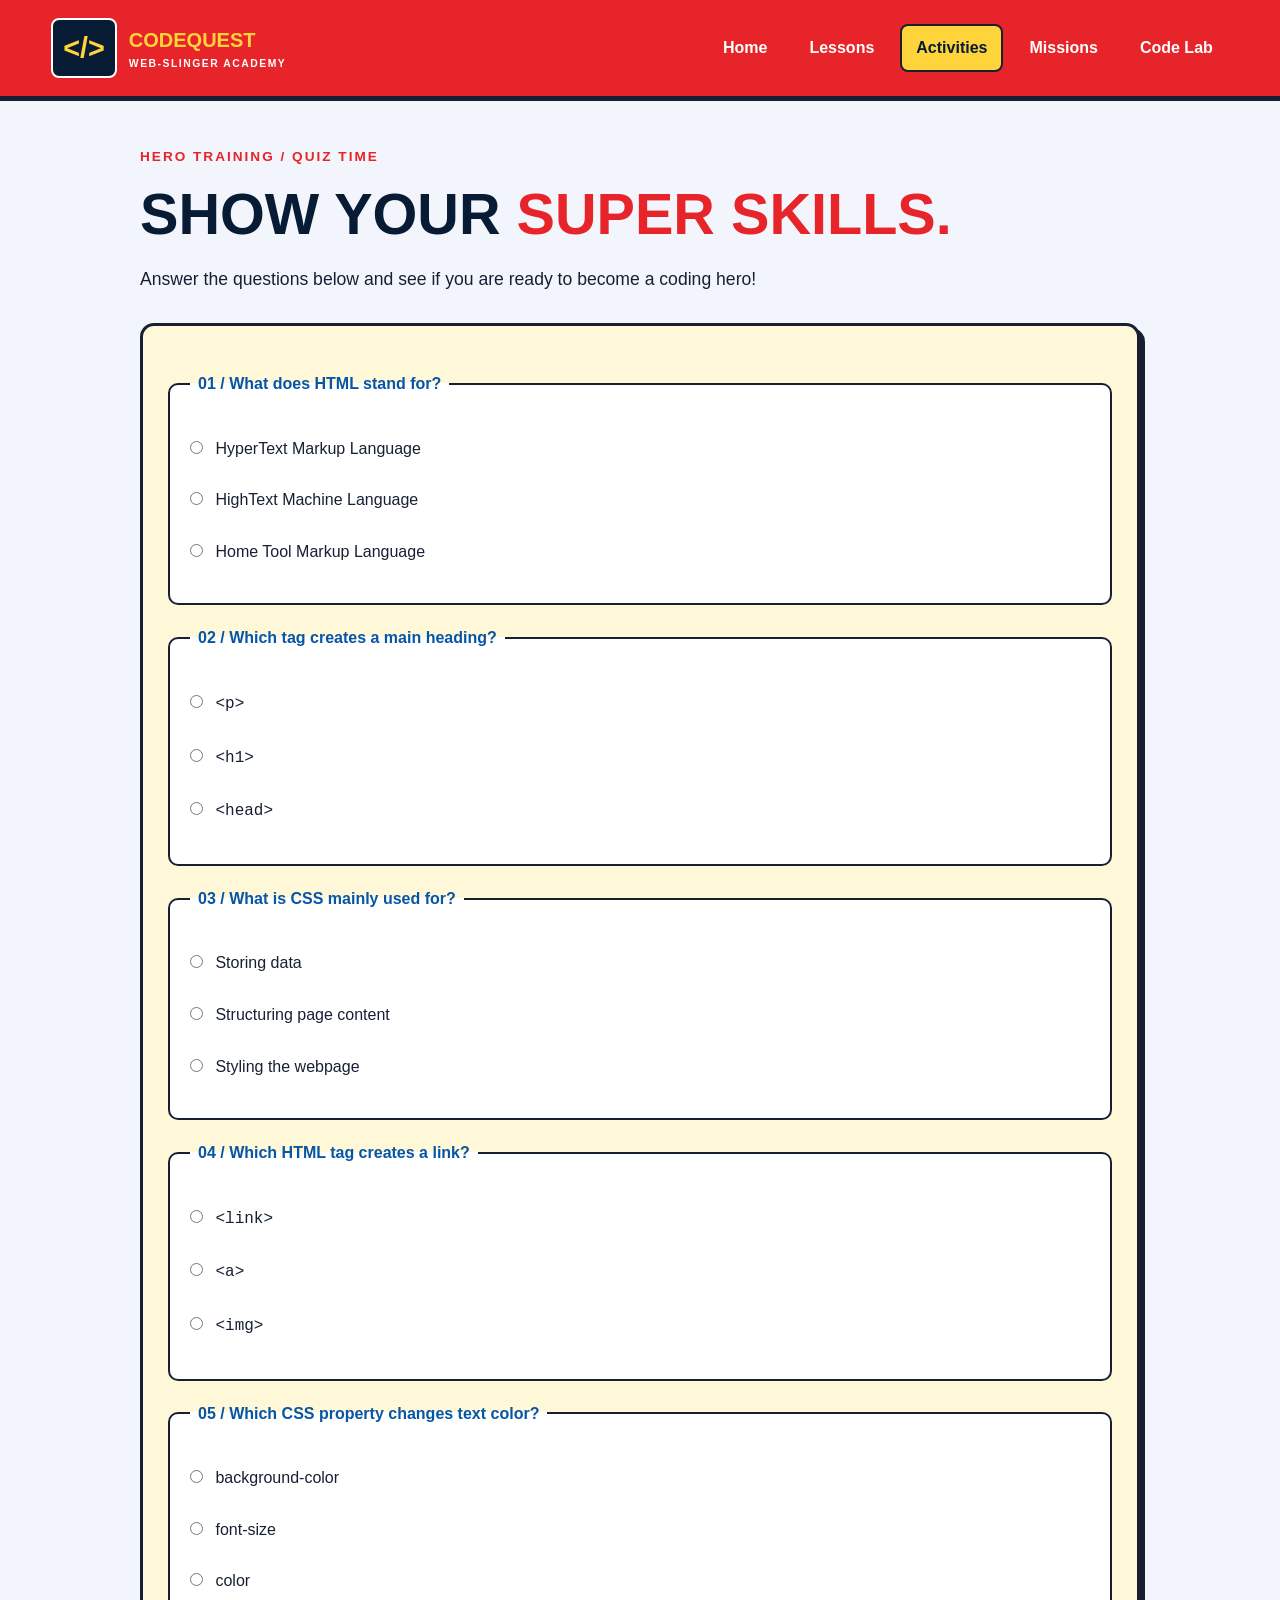
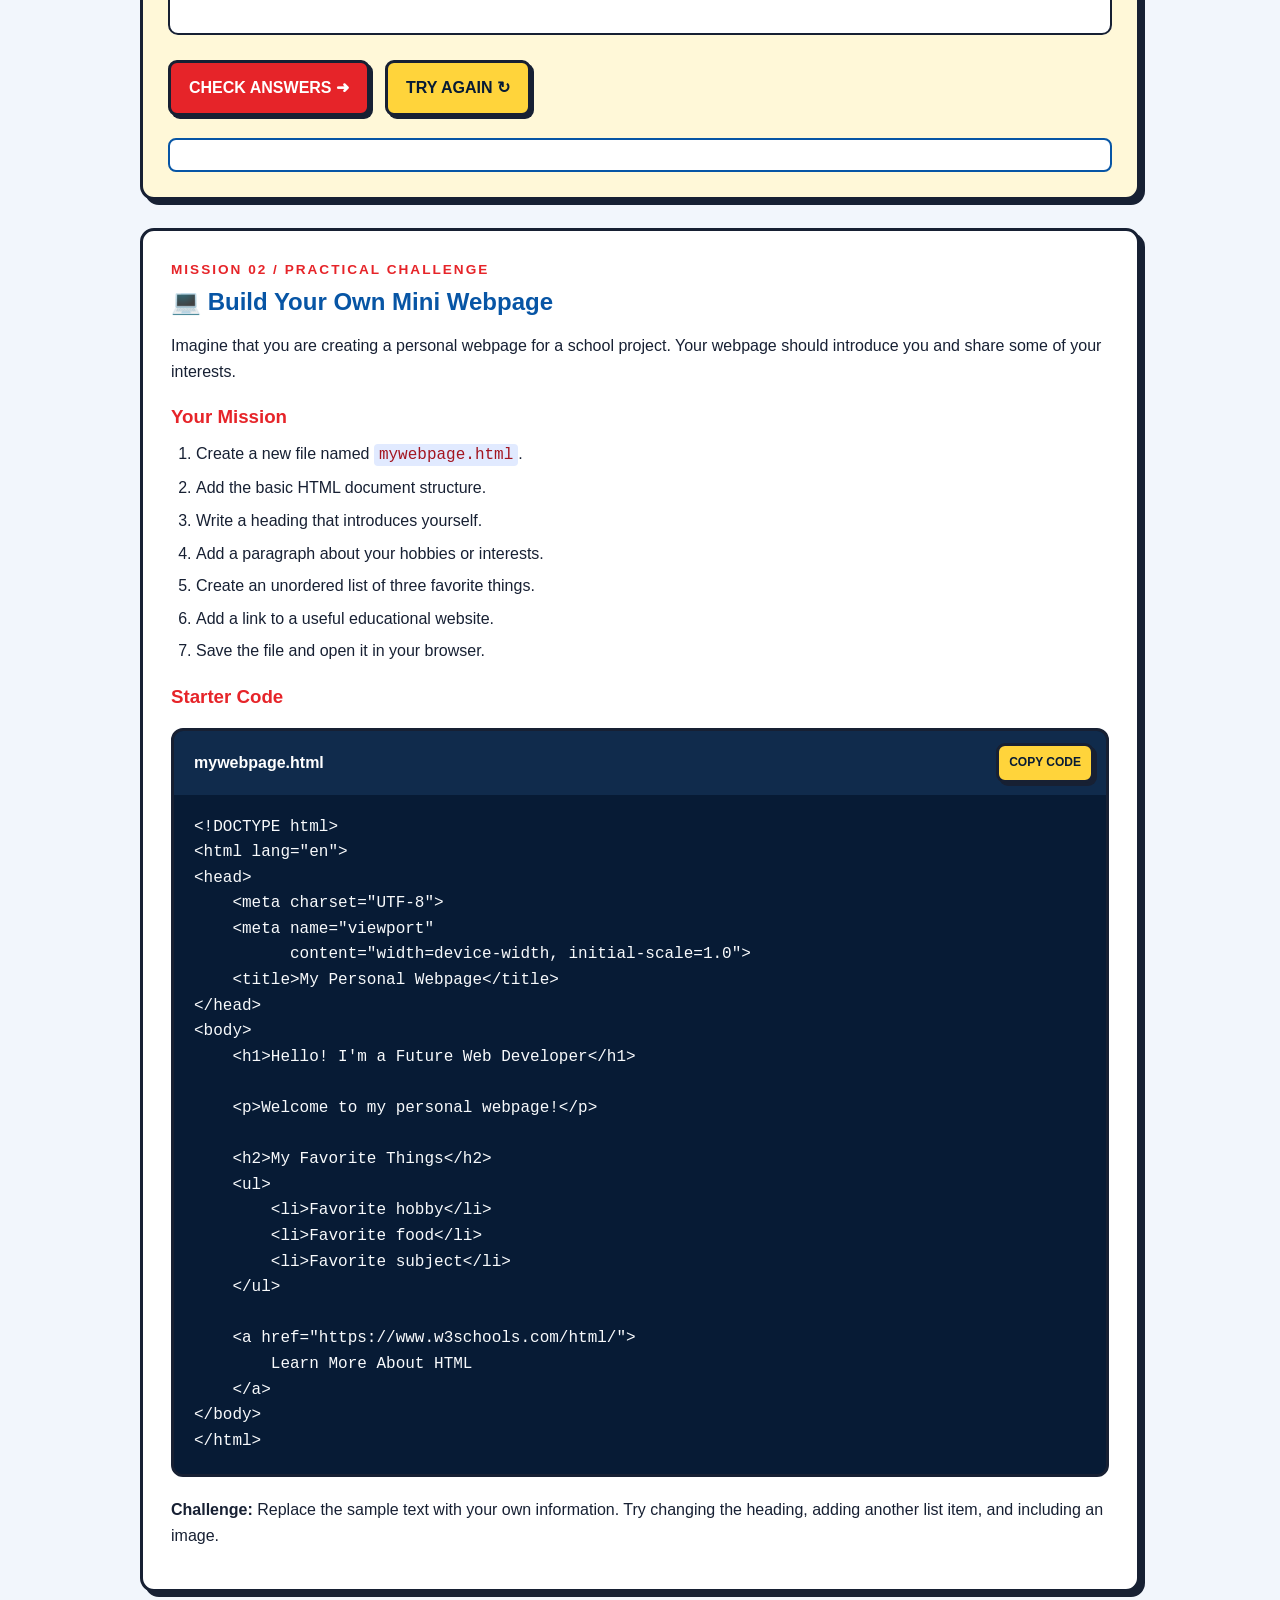
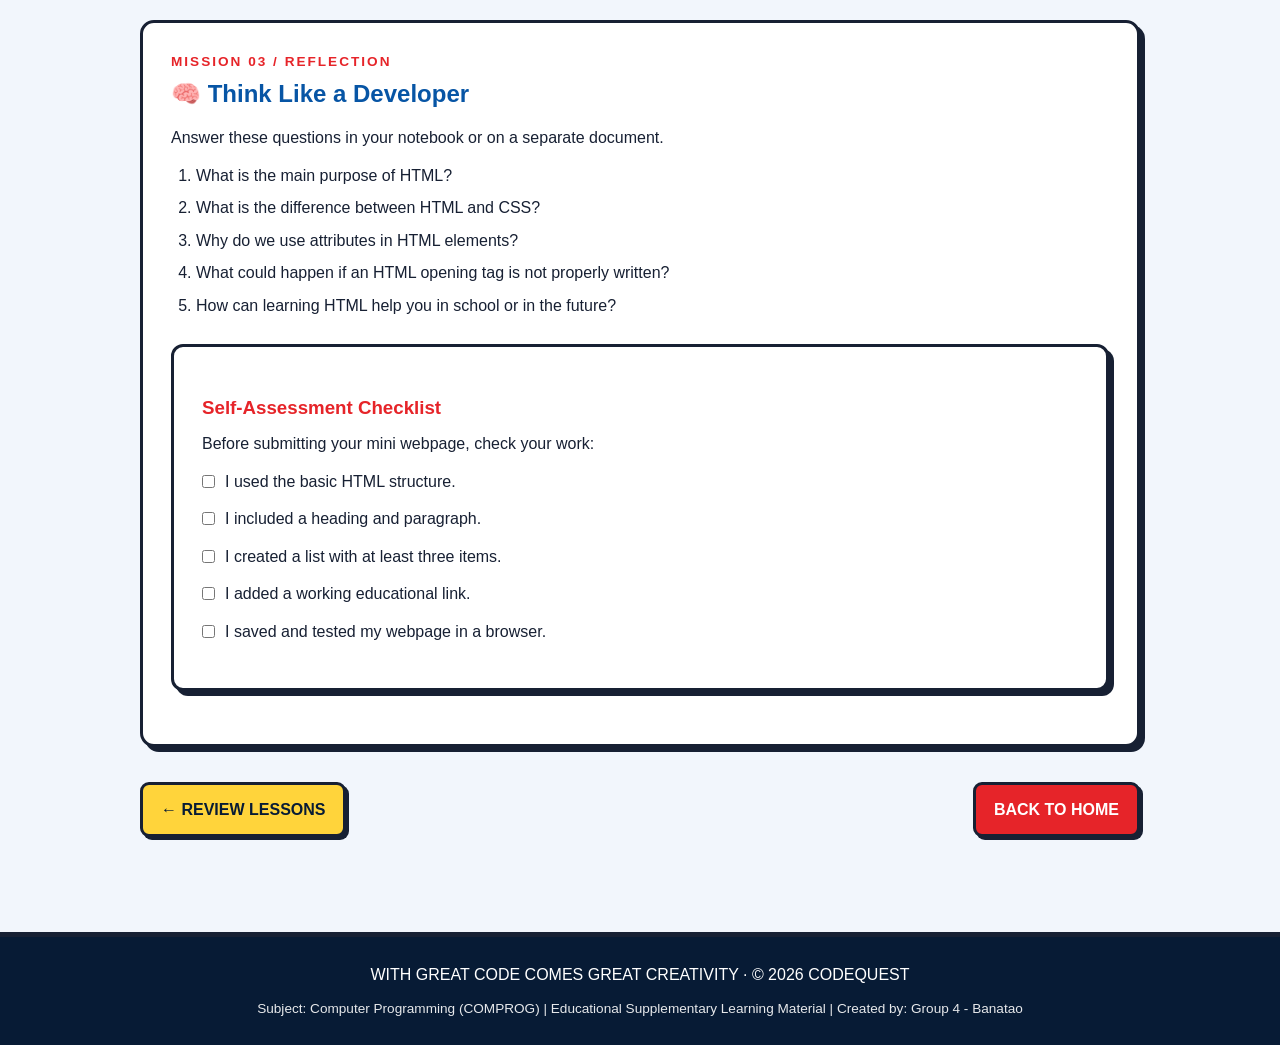
<file: activities.html>
<!DOCTYPE html>
<html lang="en">
<head>
    <meta charset="UTF-8">
    <meta name="viewport" content="width=device-width, initial-scale=1.0">

    <title>Activities | CodeQuest</title>

    <link rel="stylesheet" href="style.css">
    <script src="script.js" defer></script>
</head>

<body>

    <!-- HEADER AND NAVIGATION -->
    <header class="topbar">
        <a class="brand" href="index.html">
            <span class="brand-mark">&lt;/&gt;</span>
            <span>
                CODEQUEST
                <small>WEB-SLINGER ACADEMY</small>
            </span>
        </a>

        <nav aria-label="Main navigation">
            <a href="index.html">Home</a>
            <a href="lessons.html">Lessons</a>
            <a class="selected" aria-current="page" href="activities.html">
                Activities
            </a>
		<a href="missions.html">Missions</a>
		<a href="playground.html">Code Lab</a>
        </nav>
    </header>

    <!-- MAIN CONTENT -->
    <main class="page">

        <p class="eyebrow">HERO TRAINING / QUIZ TIME</p>

        <h1 class="page-title">
            SHOW YOUR <span>SUPER SKILLS.</span>
        </h1>

        <p class="intro">
            Answer the questions below and see if you are ready
            to become a coding hero!
        </p>

        <!-- QUIZ FORM -->
        <form id="quizForm" class="quiz">

            <!-- QUESTION 1 -->
            <fieldset>
                <legend>
                    01 / What does HTML stand for?
                </legend>

                <label>
                    <input
                        type="radio"
                        name="q1"
                        value="a"
                        required>
                    HyperText Markup Language
                </label>

                <label>
                    <input
                        type="radio"
                        name="q1"
                        value="b">
                    HighText Machine Language
                </label>

                <label>
                    <input
                        type="radio"
                        name="q1"
                        value="c">
                    Home Tool Markup Language
                </label>
            </fieldset>

            <!-- QUESTION 2 -->
            <fieldset>
                <legend>
                    02 / Which tag creates a main heading?
                </legend>

                <label>
                    <input
                        type="radio"
                        name="q2"
                        value="a"
                        required>
                    <code>&lt;p&gt;</code>
                </label>

                <label>
                    <input
                        type="radio"
                        name="q2"
                        value="b">
                    <code>&lt;h1&gt;</code>
                </label>

                <label>
                    <input
                        type="radio"
                        name="q2"
                        value="c">
                    <code>&lt;head&gt;</code>
                </label>
            </fieldset>

            <!-- QUESTION 3 -->
            <fieldset>
                <legend>
                    03 / What is CSS mainly used for?
                </legend>

                <label>
                    <input
                        type="radio"
                        name="q3"
                        value="a"
                        required>
                    Storing data
                </label>

                <label>
                    <input
                        type="radio"
                        name="q3"
                        value="b">
                    Structuring page content
                </label>

                <label>
                    <input
                        type="radio"
                        name="q3"
                        value="c">
                    Styling the webpage
                </label>
            </fieldset>

            <!-- QUESTION 4 -->
            <fieldset>
                <legend>
                    04 / Which HTML tag creates a link?
                </legend>

                <label>
                    <input
                        type="radio"
                        name="q4"
                        value="a"
                        required>
                    <code>&lt;link&gt;</code>
                </label>

                <label>
                    <input
                        type="radio"
                        name="q4"
                        value="b">
                    <code>&lt;a&gt;</code>
                </label>

                <label>
                    <input
                        type="radio"
                        name="q4"
                        value="c">
                    <code>&lt;img&gt;</code>
                </label>
            </fieldset>

            <!-- QUESTION 5 -->
            <fieldset>
                <legend>
                    05 / Which CSS property changes text color?
                </legend>

                <label>
                    <input
                        type="radio"
                        name="q5"
                        value="a"
                        required>
                    background-color
                </label>

                <label>
                    <input
                        type="radio"
                        name="q5"
                        value="b">
                    font-size
                </label>

                <label>
                    <input
                        type="radio"
                        name="q5"
                        value="c">
                    color
                </label>
            </fieldset>

            <!-- QUIZ BUTTONS -->
            <div class="quiz-buttons">

                <button class="button" type="submit">
                    CHECK ANSWERS ➜
                </button>

                <button class="button secondary" type="reset">
                    TRY AGAIN ↻
                </button>

            </div>

            <!-- SCORE AND FEEDBACK -->
            <div
                id="quizFeedback"
                class="feedback"
                role="status"
                aria-live="polite">
            </div>

        </form>


<!-- ADDITIONAL ACTIVITY: BUILD A WEBPAGE -->

<section class="lesson">
    <p class="lesson-label">MISSION 02 / PRACTICAL CHALLENGE</p>

    <h2>💻 Build Your Own Mini Webpage</h2>

    <p>
        Imagine that you are creating a personal webpage for a
        school project. Your webpage should introduce you and
        share some of your interests.
    </p>

    <h3>Your Mission</h3>

    <ol>
        <li>Create a new file named <code>mywebpage.html</code>.</li>
        <li>Add the basic HTML document structure.</li>
        <li>Write a heading that introduces yourself.</li>
        <li>Add a paragraph about your hobbies or interests.</li>
        <li>Create an unordered list of three favorite things.</li>
        <li>Add a link to a useful educational website.</li>
        <li>Save the file and open it in your browser.</li>
    </ol>

    <h3>Starter Code</h3>

    <div class="code-card">
        <div class="code-toolbar">
            <strong>mywebpage.html</strong>
            <span class="toolbar-spacer"></span>
            <button class="copy-btn" data-copy="projectCode" type="button">
                COPY CODE
            </button>
        </div>

        <pre id="projectCode"><code>&lt;!DOCTYPE html&gt;
&lt;html lang="en"&gt;
&lt;head&gt;
    &lt;meta charset="UTF-8"&gt;
    &lt;meta name="viewport"
          content="width=device-width, initial-scale=1.0"&gt;
    &lt;title&gt;My Personal Webpage&lt;/title&gt;
&lt;/head&gt;
&lt;body&gt;
    &lt;h1&gt;Hello! I'm a Future Web Developer&lt;/h1&gt;

    &lt;p&gt;Welcome to my personal webpage!&lt;/p&gt;

    &lt;h2&gt;My Favorite Things&lt;/h2&gt;
    &lt;ul&gt;
        &lt;li&gt;Favorite hobby&lt;/li&gt;
        &lt;li&gt;Favorite food&lt;/li&gt;
        &lt;li&gt;Favorite subject&lt;/li&gt;
    &lt;/ul&gt;

    &lt;a href="https://www.w3schools.com/html/"&gt;
        Learn More About HTML
    &lt;/a&gt;
&lt;/body&gt;
&lt;/html&gt;</code></pre>
    </div>

    <p>
        <strong>Challenge:</strong> Replace the sample text with
        your own information. Try changing the heading, adding
        another list item, and including an image.
    </p>
</section>

<!-- GUIDE QUESTIONS -->

<section class="lesson">
    <p class="lesson-label">MISSION 03 / REFLECTION</p>

    <h2>🧠 Think Like a Developer</h2>

    <p>Answer these questions in your notebook or on a separate document.</p>

    <ol>
        <li>What is the main purpose of HTML?</li>
        <li>What is the difference between HTML and CSS?</li>
        <li>Why do we use attributes in HTML elements?</li>
        <li>What could happen if an HTML opening tag is not properly written?</li>
        <li>How can learning HTML help you in school or in the future?</li>
    </ol>

    <div class="content-box">
        <h3>Self-Assessment Checklist</h3>

        <p>Before submitting your mini webpage, check your work:</p>

        <ul class="self-check">
            <li><label><input type="checkbox"> I used the basic HTML structure.</label></li>
            <li><label><input type="checkbox"> I included a heading and paragraph.</label></li>
            <li><label><input type="checkbox"> I created a list with at least three items.</label></li>
            <li><label><input type="checkbox"> I added a working educational link.</label></li>
            <li><label><input type="checkbox"> I saved and tested my webpage in a browser.</label></li>
        </ul>
    </div>
</section>


        <!-- BACK BUTTON -->
        <div class="lesson-navigation">
            <a class="button secondary" href="lessons.html">
                ← REVIEW LESSONS
            </a>

            <a class="button" href="index.html">
                BACK TO HOME
            </a>
        </div>

    </main>

    <!-- FOOTER -->
    <footer>
        WITH GREAT CODE COMES GREAT CREATIVITY
        · © <span data-current-year></span> CODEQUEST

<p class="footer-details">
    Subject: Computer Programming (COMPROG) |
    Educational Supplementary Learning Material |
    Created by: Group 4 - Banatao
</p>

    </footer>

</body>
</html>
</file>
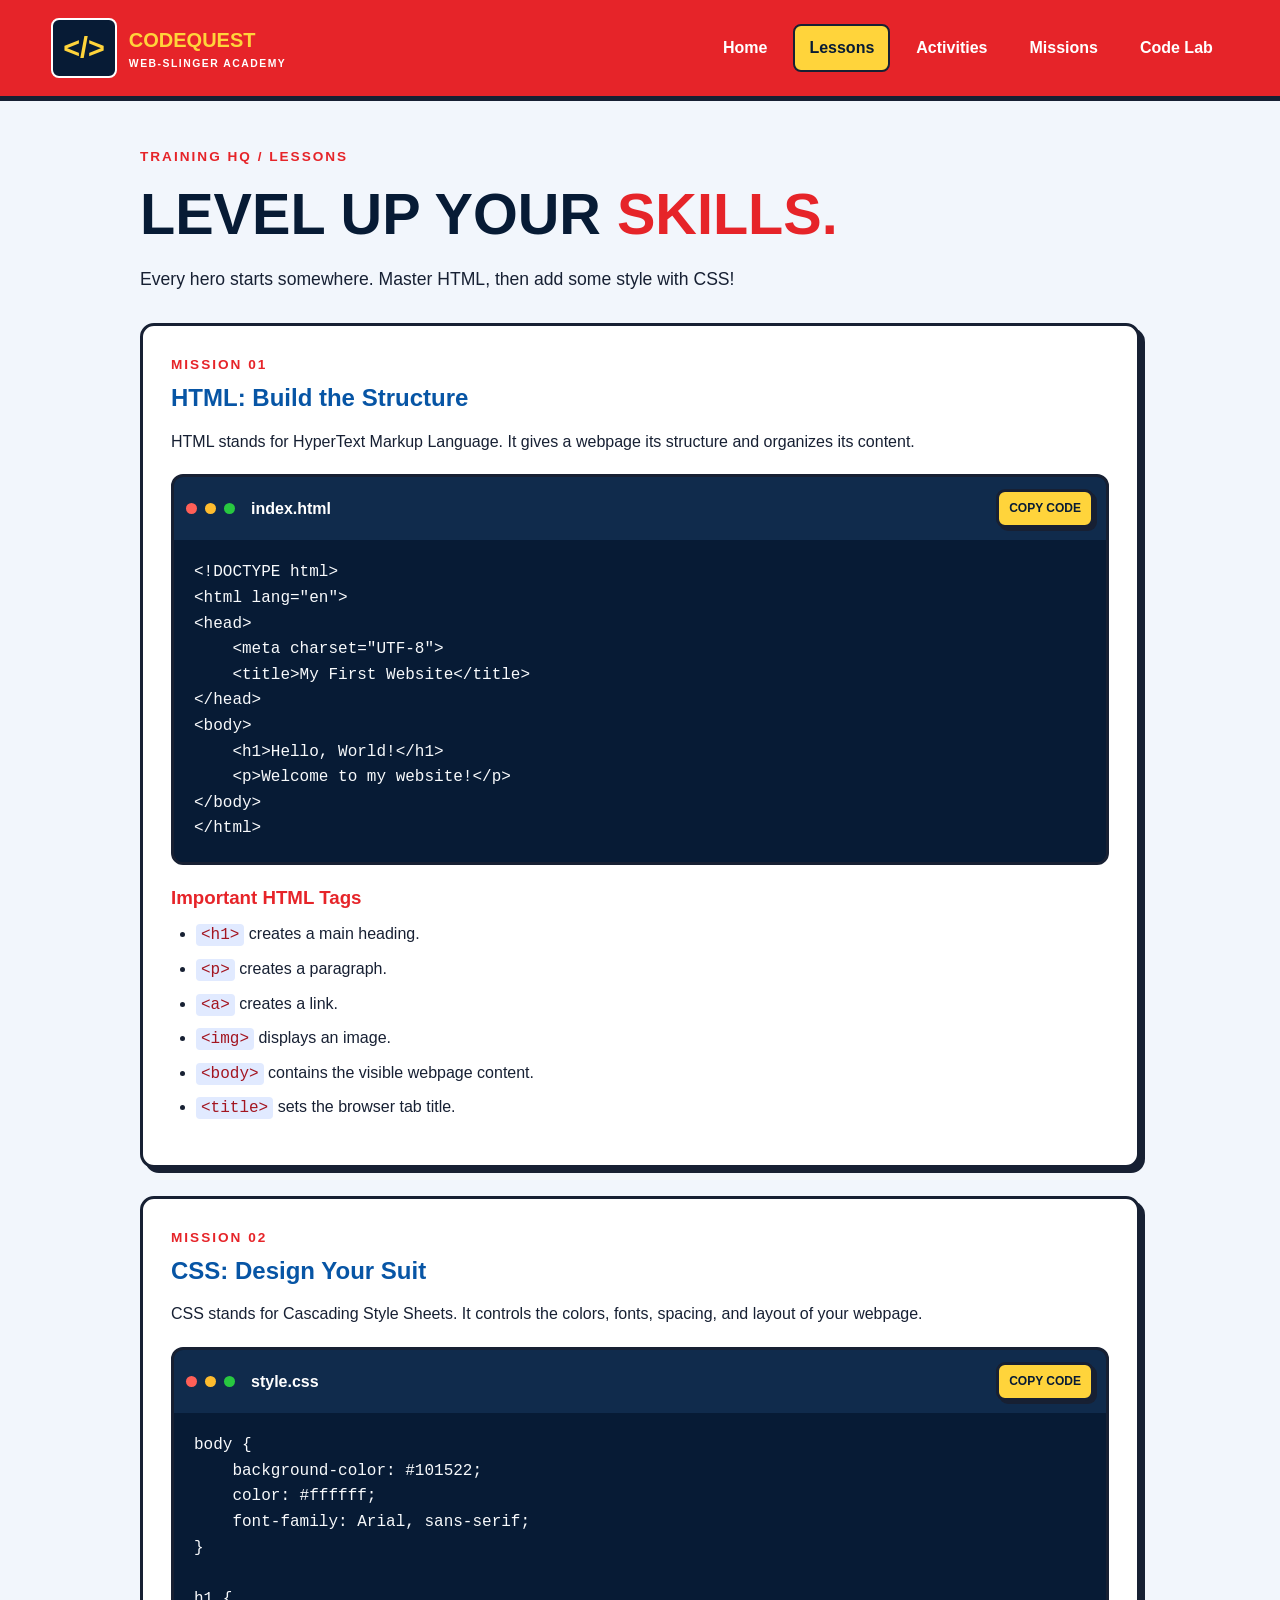
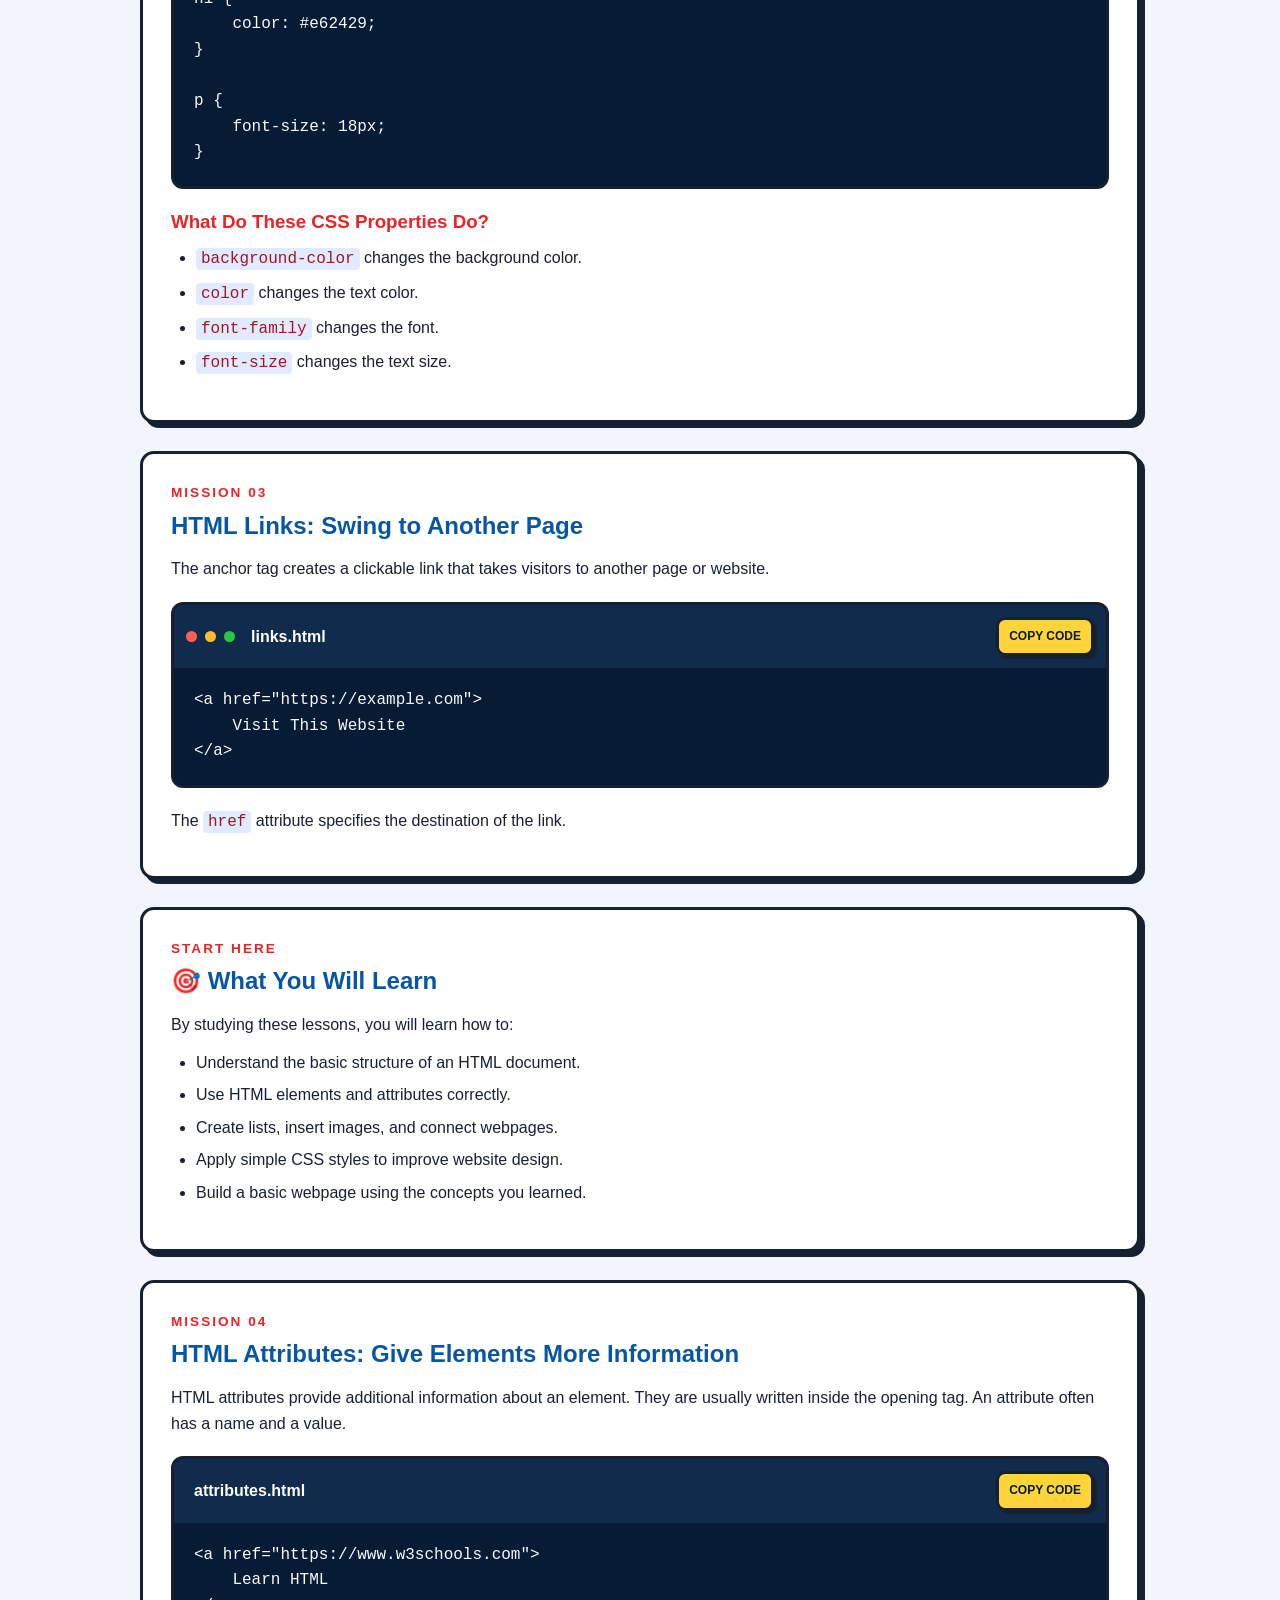
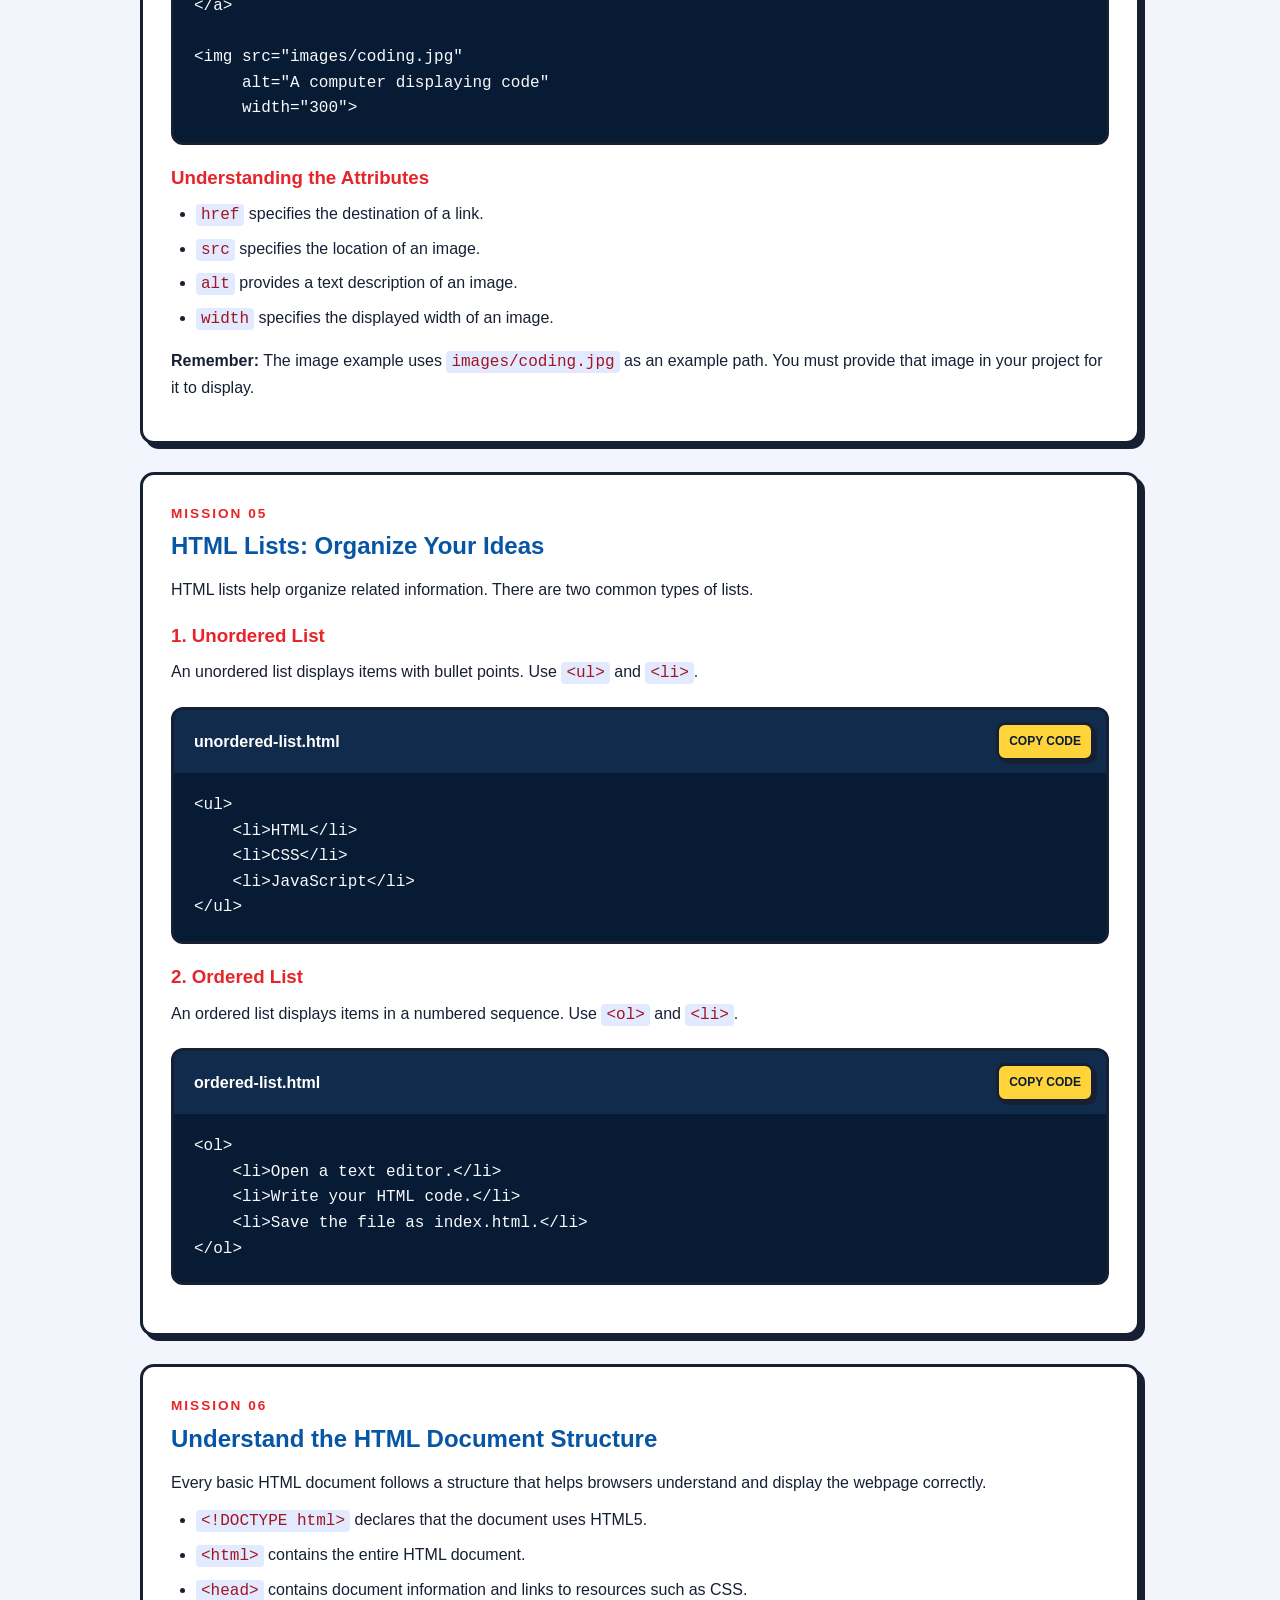
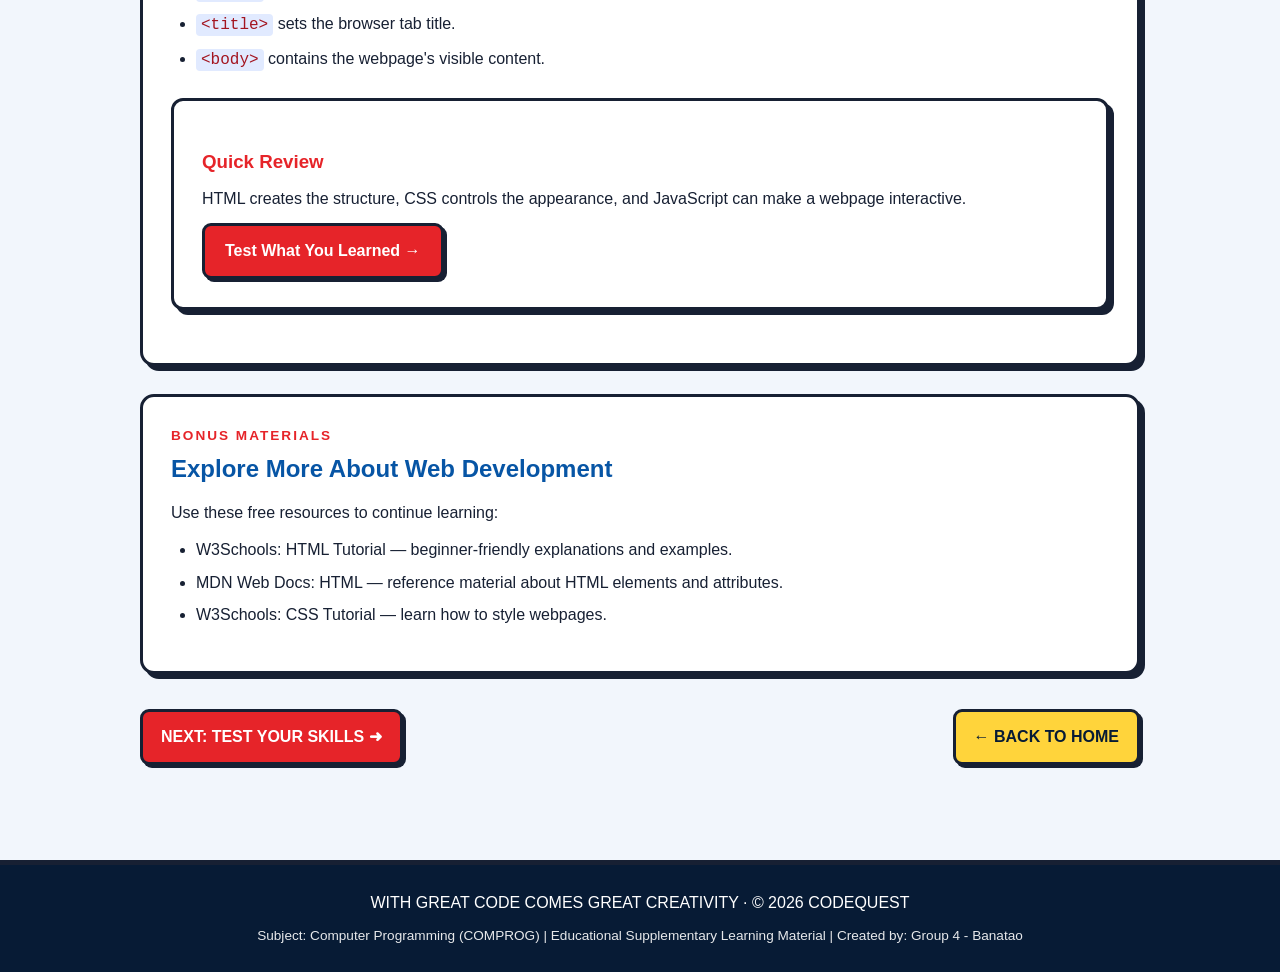
<file: lessons.html>
<!DOCTYPE html>
<html lang="en">
<head>
    <meta charset="UTF-8">
    <meta name="viewport" content="width=device-width, initial-scale=1.0">

    <title>Lessons | CodeQuest</title>

    <link rel="stylesheet" href="style.css">
    <script src="script.js" defer></script>
</head>

<body>

    <!-- HEADER AND NAVIGATION -->
    <header class="topbar">
        <a class="brand" href="index.html">
            <span class="brand-mark">&lt;/&gt;</span>
            <span>
                CODEQUEST
                <small>WEB-SLINGER ACADEMY</small>
            </span>
        </a>

        <nav aria-label="Main navigation">
            <a href="index.html">Home</a>
            <a class="selected" aria-current="page" href="lessons.html">
                Lessons
            </a>
            <a href="activities.html">Activities</a>
		<a href="missions.html">Missions</a>
	    <a href="playground.html">Code Lab</a>
        </nav>
    </header>

    <!-- MAIN CONTENT -->
    <main class="page">

        <p class="eyebrow">TRAINING HQ / LESSONS</p>

        <h1 class="page-title">
            LEVEL UP YOUR <span>SKILLS.</span>
        </h1>

        <p class="intro">
            Every hero starts somewhere. Master HTML, then add some
            style with CSS!
        </p>

        <!-- LESSON 1: HTML -->
        <section class="lesson">

            <p class="lesson-label">MISSION 01</p>

            <h2>HTML: Build the Structure</h2>

            <p>
                HTML stands for HyperText Markup Language.
                It gives a webpage its structure and organizes
                its content.
            </p>

            <div class="code-card">

                <div class="code-toolbar">
                    <span class="dot red"></span>
                    <span class="dot yellow"></span>
                    <span class="dot green"></span>

                    <strong>index.html</strong>

                    <span class="toolbar-spacer"></span>

                    <button
                        class="copy-btn"
                        data-copy="lessonCode"
                        type="button">
                        COPY CODE
                    </button>
                </div>

                <pre id="lessonCode"><code>&lt;!DOCTYPE html&gt;
&lt;html lang="en"&gt;
&lt;head&gt;
    &lt;meta charset="UTF-8"&gt;
    &lt;title&gt;My First Website&lt;/title&gt;
&lt;/head&gt;
&lt;body&gt;
    &lt;h1&gt;Hello, World!&lt;/h1&gt;
    &lt;p&gt;Welcome to my website!&lt;/p&gt;
&lt;/body&gt;
&lt;/html&gt;</code></pre>

            </div>

            <h3>Important HTML Tags</h3>

            <ul>
                <li>
                    <code>&lt;h1&gt;</code> creates a main heading.
                </li>
                <li>
                    <code>&lt;p&gt;</code> creates a paragraph.
                </li>
                <li>
                    <code>&lt;a&gt;</code> creates a link.
                </li>
                <li>
                    <code>&lt;img&gt;</code> displays an image.
                </li>
                <li>
                    <code>&lt;body&gt;</code> contains the visible
                    webpage content.
                </li>
                <li>
                    <code>&lt;title&gt;</code> sets the browser tab title.
                </li>
            </ul>

        </section>

        <!-- LESSON 2: CSS -->
        <section class="lesson">

            <p class="lesson-label">MISSION 02</p>

            <h2>CSS: Design Your Suit</h2>

            <p>
                CSS stands for Cascading Style Sheets.
                It controls the colors, fonts, spacing, and layout
                of your webpage.
            </p>

            <div class="code-card">

                <div class="code-toolbar">
                    <span class="dot red"></span>
                    <span class="dot yellow"></span>
                    <span class="dot green"></span>

                    <strong>style.css</strong>

                    <span class="toolbar-spacer"></span>

                    <button
                        class="copy-btn"
                        data-copy="cssCode"
                        type="button">
                        COPY CODE
                    </button>
                </div>

                <pre id="cssCode"><code>body {
    background-color: #101522;
    color: #ffffff;
    font-family: Arial, sans-serif;
}

h1 {
    color: #e62429;
}

p {
    font-size: 18px;
}</code></pre>

            </div>

            <h3>What Do These CSS Properties Do?</h3>

            <ul>
                <li>
                    <code>background-color</code> changes the
                    background color.
                </li>
                <li>
                    <code>color</code> changes the text color.
                </li>
                <li>
                    <code>font-family</code> changes the font.
                </li>
                <li>
                    <code>font-size</code> changes the text size.
                </li>
            </ul>

        </section>

        <!-- LESSON 3: HTML LINKS -->
        <section class="lesson">

            <p class="lesson-label">MISSION 03</p>

            <h2>HTML Links: Swing to Another Page</h2>

            <p>
                The anchor tag creates a clickable link that takes
                visitors to another page or website.
            </p>

            <div class="code-card">

                <div class="code-toolbar">
                    <span class="dot red"></span>
                    <span class="dot yellow"></span>
                    <span class="dot green"></span>

                    <strong>links.html</strong>

                    <span class="toolbar-spacer"></span>

                    <button
                        class="copy-btn"
                        data-copy="linkCode"
                        type="button">
                        COPY CODE
                    </button>
                </div>

                <pre id="linkCode"><code>&lt;a href="https://example.com"&gt;
    Visit This Website
&lt;/a&gt;</code></pre>

            </div>

            <p>
                The <code>href</code> attribute specifies the
                destination of the link.
            </p>

        </section>


<!-- ADDITIONAL LESSON: LEARNING OBJECTIVES -->

<section class="lesson">
    <p class="lesson-label">START HERE</p>
    <h2>🎯 What You Will Learn</h2>

    <p>By studying these lessons, you will learn how to:</p>

    <ul>
        <li>Understand the basic structure of an HTML document.</li>
        <li>Use HTML elements and attributes correctly.</li>
        <li>Create lists, insert images, and connect webpages.</li>
        <li>Apply simple CSS styles to improve website design.</li>
        <li>Build a basic webpage using the concepts you learned.</li>
    </ul>
</section>

<!-- LESSON 4: HTML ATTRIBUTES -->

<section class="lesson">
    <p class="lesson-label">MISSION 04</p>
    <h2>HTML Attributes: Give Elements More Information</h2>

    <p>
        HTML attributes provide additional information about an
        element. They are usually written inside the opening tag.
        An attribute often has a name and a value.
    </p>

    <div class="code-card">
        <div class="code-toolbar">
            <strong>attributes.html</strong>
            <span class="toolbar-spacer"></span>
            <button class="copy-btn" data-copy="attributeCode" type="button">
                COPY CODE
            </button>
        </div>

        <pre id="attributeCode"><code>&lt;a href="https://www.w3schools.com"&gt;
    Learn HTML
&lt;/a&gt;

&lt;img src="images/coding.jpg"
     alt="A computer displaying code"
     width="300"&gt;</code></pre>
    </div>

    <h3>Understanding the Attributes</h3>

    <ul>
        <li><code>href</code> specifies the destination of a link.</li>
        <li><code>src</code> specifies the location of an image.</li>
        <li><code>alt</code> provides a text description of an image.</li>
        <li><code>width</code> specifies the displayed width of an image.</li>
    </ul>

    <p>
        <strong>Remember:</strong> The image example uses
        <code>images/coding.jpg</code> as an example path. You must
        provide that image in your project for it to display.
    </p>
</section>

<!-- LESSON 5: HTML LISTS -->

<section class="lesson">
    <p class="lesson-label">MISSION 05</p>
    <h2>HTML Lists: Organize Your Ideas</h2>

    <p>
        HTML lists help organize related information. There are
        two common types of lists.
    </p>

    <h3>1. Unordered List</h3>

    <p>
        An unordered list displays items with bullet points.
        Use <code>&lt;ul&gt;</code> and <code>&lt;li&gt;</code>.
    </p>

    <div class="code-card">
        <div class="code-toolbar">
            <strong>unordered-list.html</strong>
            <span class="toolbar-spacer"></span>
            <button class="copy-btn" data-copy="unorderedCode" type="button">
                COPY CODE
            </button>
        </div>

        <pre id="unorderedCode"><code>&lt;ul&gt;
    &lt;li&gt;HTML&lt;/li&gt;
    &lt;li&gt;CSS&lt;/li&gt;
    &lt;li&gt;JavaScript&lt;/li&gt;
&lt;/ul&gt;</code></pre>
    </div>

    <h3>2. Ordered List</h3>

    <p>
        An ordered list displays items in a numbered sequence.
        Use <code>&lt;ol&gt;</code> and <code>&lt;li&gt;</code>.
    </p>

    <div class="code-card">
        <div class="code-toolbar">
            <strong>ordered-list.html</strong>
            <span class="toolbar-spacer"></span>
            <button class="copy-btn" data-copy="orderedCode" type="button">
                COPY CODE
            </button>
        </div>

        <pre id="orderedCode"><code>&lt;ol&gt;
    &lt;li&gt;Open a text editor.&lt;/li&gt;
    &lt;li&gt;Write your HTML code.&lt;/li&gt;
    &lt;li&gt;Save the file as index.html.&lt;/li&gt;
&lt;/ol&gt;</code></pre>
    </div>
</section>

<!-- LESSON 6: HTML DOCUMENT STRUCTURE -->

<section class="lesson">
    <p class="lesson-label">MISSION 06</p>
    <h2>Understand the HTML Document Structure</h2>

    <p>
        Every basic HTML document follows a structure that helps
        browsers understand and display the webpage correctly.
    </p>

    <ul>
        <li>
            <code>&lt;!DOCTYPE html&gt;</code> declares that the
            document uses HTML5.
        </li>
        <li>
            <code>&lt;html&gt;</code> contains the entire HTML document.
        </li>
        <li>
            <code>&lt;head&gt;</code> contains document information
            and links to resources such as CSS.
        </li>
        <li>
            <code>&lt;title&gt;</code> sets the browser tab title.
        </li>
        <li>
            <code>&lt;body&gt;</code> contains the webpage's visible content.
        </li>
    </ul>

    <div class="content-box">
        <h3>Quick Review</h3>
        <p>
            HTML creates the structure, CSS controls the appearance,
            and JavaScript can make a webpage interactive.
        </p>
        <a href="activities.html" class="btn">
            Test What You Learned →
        </a>
    </div>
</section>

<!-- SUPPLEMENTARY LEARNING RESOURCES -->

<section class="lesson">
    <p class="lesson-label">BONUS MATERIALS</p>
    <h2>Explore More About Web Development</h2>

    <p>Use these free resources to continue learning:</p>

    <ul>
        <li>
            <a href="https://www.w3schools.com/html/"
               target="_blank" rel="noopener noreferrer">
                W3Schools: HTML Tutorial
            </a>
            — beginner-friendly explanations and examples.
        </li>
        <li>
            <a href="https://developer.mozilla.org/en-US/docs/Web/HTML"
               target="_blank" rel="noopener noreferrer">
                MDN Web Docs: HTML
            </a>
            — reference material about HTML elements and attributes.
        </li>
        <li>
            <a href="https://www.w3schools.com/css/"
               target="_blank" rel="noopener noreferrer">
                W3Schools: CSS Tutorial
            </a>
            — learn how to style webpages.
        </li>
    </ul>
</section>

        <!-- NEXT BUTTON -->
        <div class="lesson-navigation">
            <a class="button" href="activities.html">
                NEXT: TEST YOUR SKILLS ➜
            </a>

            <a class="button secondary" href="index.html">
                ← BACK TO HOME
            </a>
        </div>

    </main>

    <!-- FOOTER -->
    <footer>
        WITH GREAT CODE COMES GREAT CREATIVITY
        · © <span data-current-year></span> CODEQUEST

<p class="footer-details">
    Subject: Computer Programming (COMPROG) |
    Educational Supplementary Learning Material |
    Created by: Group 4 - Banatao
</p>

    </footer>

</body>
</html>
</file>
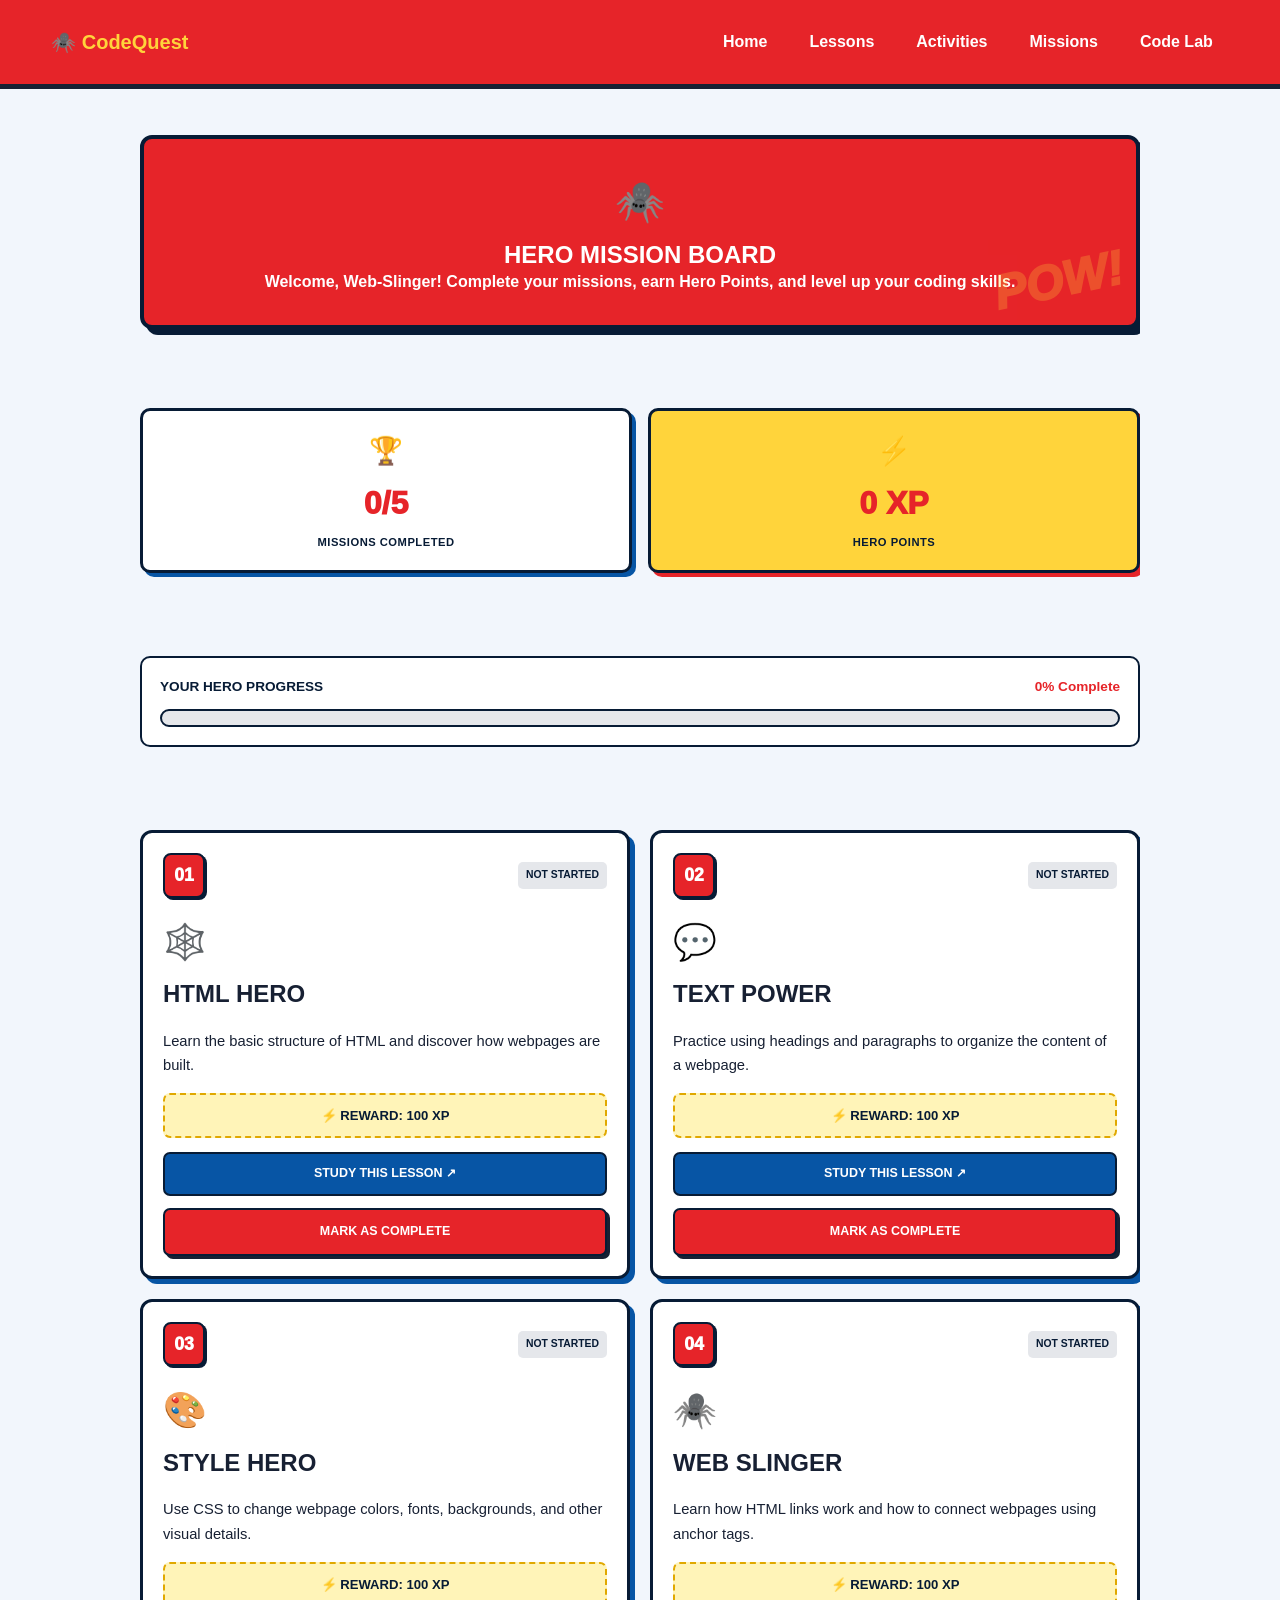
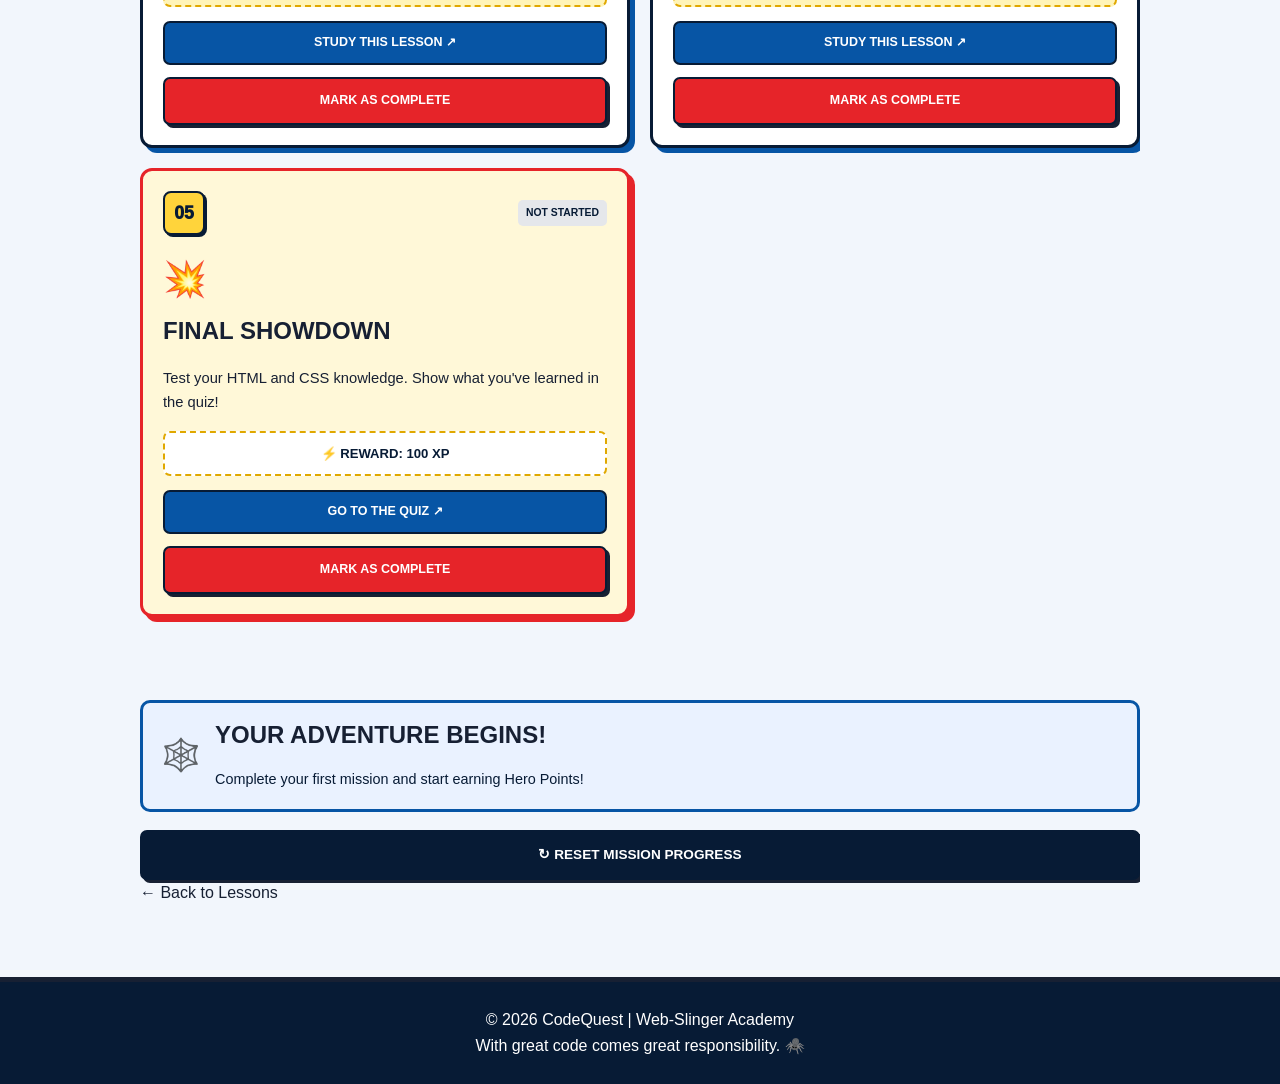
<file: missions.html>
<!DOCTYPE html>
<html lang="en">
<head>
    <meta charset="UTF-8">
    <meta name="viewport" content="width=device-width, initial-scale=1.0">

    <title>Hero Mission Board | CodeQuest</title>

    <link rel="stylesheet" href="style.css">
    <script src="script.js" defer></script>
</head>

<body>

    <!-- NAVIGATION -->

    <header class="topbar">
        <a class="brand" href="index.html">🕷️ CodeQuest</a>

        <nav aria-label="Main navigation">
            <a href="index.html">Home</a>
            <a href="lessons.html">Lessons</a>
            <a href="activities.html">Activities</a>
            <a href="missions.html" aria-current="page">Missions</a>
	    <a href="playground.html">Code Lab</a>
        </nav>
    </header>

    <main class="page hero-mission-board" id="hero-missions">

        <!-- MISSION BOARD HEADER -->

        <section class="mission-board-heading">
            <span class="mission-spider-icon">🕷️</span>

            <h1>HERO MISSION BOARD</h1>

            <p>
                Welcome, Web-Slinger! Complete your missions,
                earn Hero Points, and level up your coding skills.
            </p>
        </section>

        <!-- PLAYER STATS -->

        <section class="mission-stats" aria-label="Mission statistics">

            <div class="mission-stat">
                <span class="mission-stat-icon">🏆</span>
                <span class="mission-stat-number" id="missionsCompleted">0/5</span>
                <span class="mission-stat-label">MISSIONS COMPLETED</span>
            </div>

            <div class="mission-stat">
                <span class="mission-stat-icon">⚡</span>
                <span class="mission-stat-number" id="heroXP">0 XP</span>
                <span class="mission-stat-label">HERO POINTS</span>
            </div>

        </section>

        <!-- PROGRESS BAR -->

        <section class="mission-progress-area">

            <div class="mission-progress-text">
                <strong>YOUR HERO PROGRESS</strong>
                <span id="missionProgressText">0% Complete</span>
            </div>

            <div
                class="mission-progress-track"
                id="missionProgressTrack"
                role="progressbar"
                aria-label="Mission completion progress"
                aria-valuemin="0"
                aria-valuemax="100"
                aria-valuenow="0">

                <div
                    class="mission-progress-fill"
                    id="missionProgressFill">
                </div>

            </div>

        </section>

        <!-- MISSION CARDS -->

        <section class="mission-grid" aria-label="Available missions">

            <!-- MISSION 1 -->

            <article class="mission-card">

                <div class="mission-card-top">
                    <span class="mission-number">01</span>
                    <span class="mission-status" id="missionStatus1">
                        NOT STARTED
                    </span>
                </div>

                <div class="mission-emoji">🕸️</div>

                <h2>HTML HERO</h2>

                <p class="mission-description">
                    Learn the basic structure of HTML and discover
                    how webpages are built.
                </p>

                <div class="mission-reward">⚡ REWARD: 100 XP</div>

                <a class="mission-learn-link" href="lessons.html#lessonCode">
                    STUDY THIS LESSON ↗
                </a>

                <button class="mission-complete-button"
                    type="button" data-mission-complete="1">
                    MARK AS COMPLETE
                </button>

            </article>

            <!-- MISSION 2 -->

            <article class="mission-card">

                <div class="mission-card-top">
                    <span class="mission-number">02</span>
                    <span class="mission-status" id="missionStatus2">
                        NOT STARTED
                    </span>
                </div>

                <div class="mission-emoji">💬</div>

                <h2>TEXT POWER</h2>

                <p class="mission-description">
                    Practice using headings and paragraphs to organize
                    the content of a webpage.
                </p>

                <div class="mission-reward">⚡ REWARD: 100 XP</div>

                <a class="mission-learn-link" href="lessons.html#lessonCode">
                    STUDY THIS LESSON ↗
                </a>

                <button class="mission-complete-button"
                    type="button" data-mission-complete="2">
                    MARK AS COMPLETE
                </button>

            </article>

            <!-- MISSION 3 -->

            <article class="mission-card">

                <div class="mission-card-top">
                    <span class="mission-number">03</span>
                    <span class="mission-status" id="missionStatus3">
                        NOT STARTED
                    </span>
                </div>

                <div class="mission-emoji">🎨</div>

                <h2>STYLE HERO</h2>

                <p class="mission-description">
                    Use CSS to change webpage colors, fonts,
                    backgrounds, and other visual details.
                </p>

                <div class="mission-reward">⚡ REWARD: 100 XP</div>

                <a class="mission-learn-link" href="lessons.html#cssCode">
                    STUDY THIS LESSON ↗
                </a>

                <button class="mission-complete-button"
                    type="button" data-mission-complete="3">
                    MARK AS COMPLETE
                </button>

            </article>

            <!-- MISSION 4 -->

            <article class="mission-card">

                <div class="mission-card-top">
                    <span class="mission-number">04</span>
                    <span class="mission-status" id="missionStatus4">
                        NOT STARTED
                    </span>
                </div>

                <div class="mission-emoji">🕷️</div>

                <h2>WEB SLINGER</h2>

                <p class="mission-description">
                    Learn how HTML links work and how to connect
                    webpages using anchor tags.
                </p>

                <div class="mission-reward">⚡ REWARD: 100 XP</div>

                <a class="mission-learn-link" href="lessons.html#linkCode">
                    STUDY THIS LESSON ↗
                </a>

                <button class="mission-complete-button"
                    type="button" data-mission-complete="4">
                    MARK AS COMPLETE
                </button>

            </article>

            <!-- MISSION 5 -->

            <article class="mission-card mission-final">

                <div class="mission-card-top">
                    <span class="mission-number">05</span>
                    <span class="mission-status" id="missionStatus5">
                        NOT STARTED
                    </span>
                </div>

                <div class="mission-emoji">💥</div>

                <h2>FINAL SHOWDOWN</h2>

                <p class="mission-description">
                    Test your HTML and CSS knowledge.
                    Show what you've learned in the quiz!
                </p>

                <div class="mission-reward">⚡ REWARD: 100 XP</div>

                <a class="mission-learn-link" href="activities.html">
                    GO TO THE QUIZ ↗
                </a>

                <button class="mission-complete-button"
                    type="button" data-mission-complete="5">
                    MARK AS COMPLETE
                </button>

            </article>

        </section>

        <!-- COMPLETION MESSAGE -->

        <section
            class="mission-completion-message"
            id="missionCompletionMessage"
            role="status"
            aria-live="polite">

            <span class="completion-icon">🕸️</span>

            <div>
                <h2 id="missionMessageTitle">YOUR ADVENTURE BEGINS!</h2>

                <p id="missionMessageText">
                    Complete your first mission and start earning Hero Points!
                </p>
            </div>

        </section>

        <!-- RESET BUTTON -->

        <button
            type="button"
            class="mission-reset-button"
            id="resetMissions">
            ↻ RESET MISSION PROGRESS
        </button>

        <p class="mission-back-link">
            <a href="lessons.html">← Back to Lessons</a>
        </p>

    </main>

    <footer class="site-footer">
        <p>
            &copy; <span data-current-year></span>
            CodeQuest | Web-Slinger Academy
        </p>
        <p>With great code comes great responsibility. 🕷️</p>
    </footer>

</body>
</html>
</file>
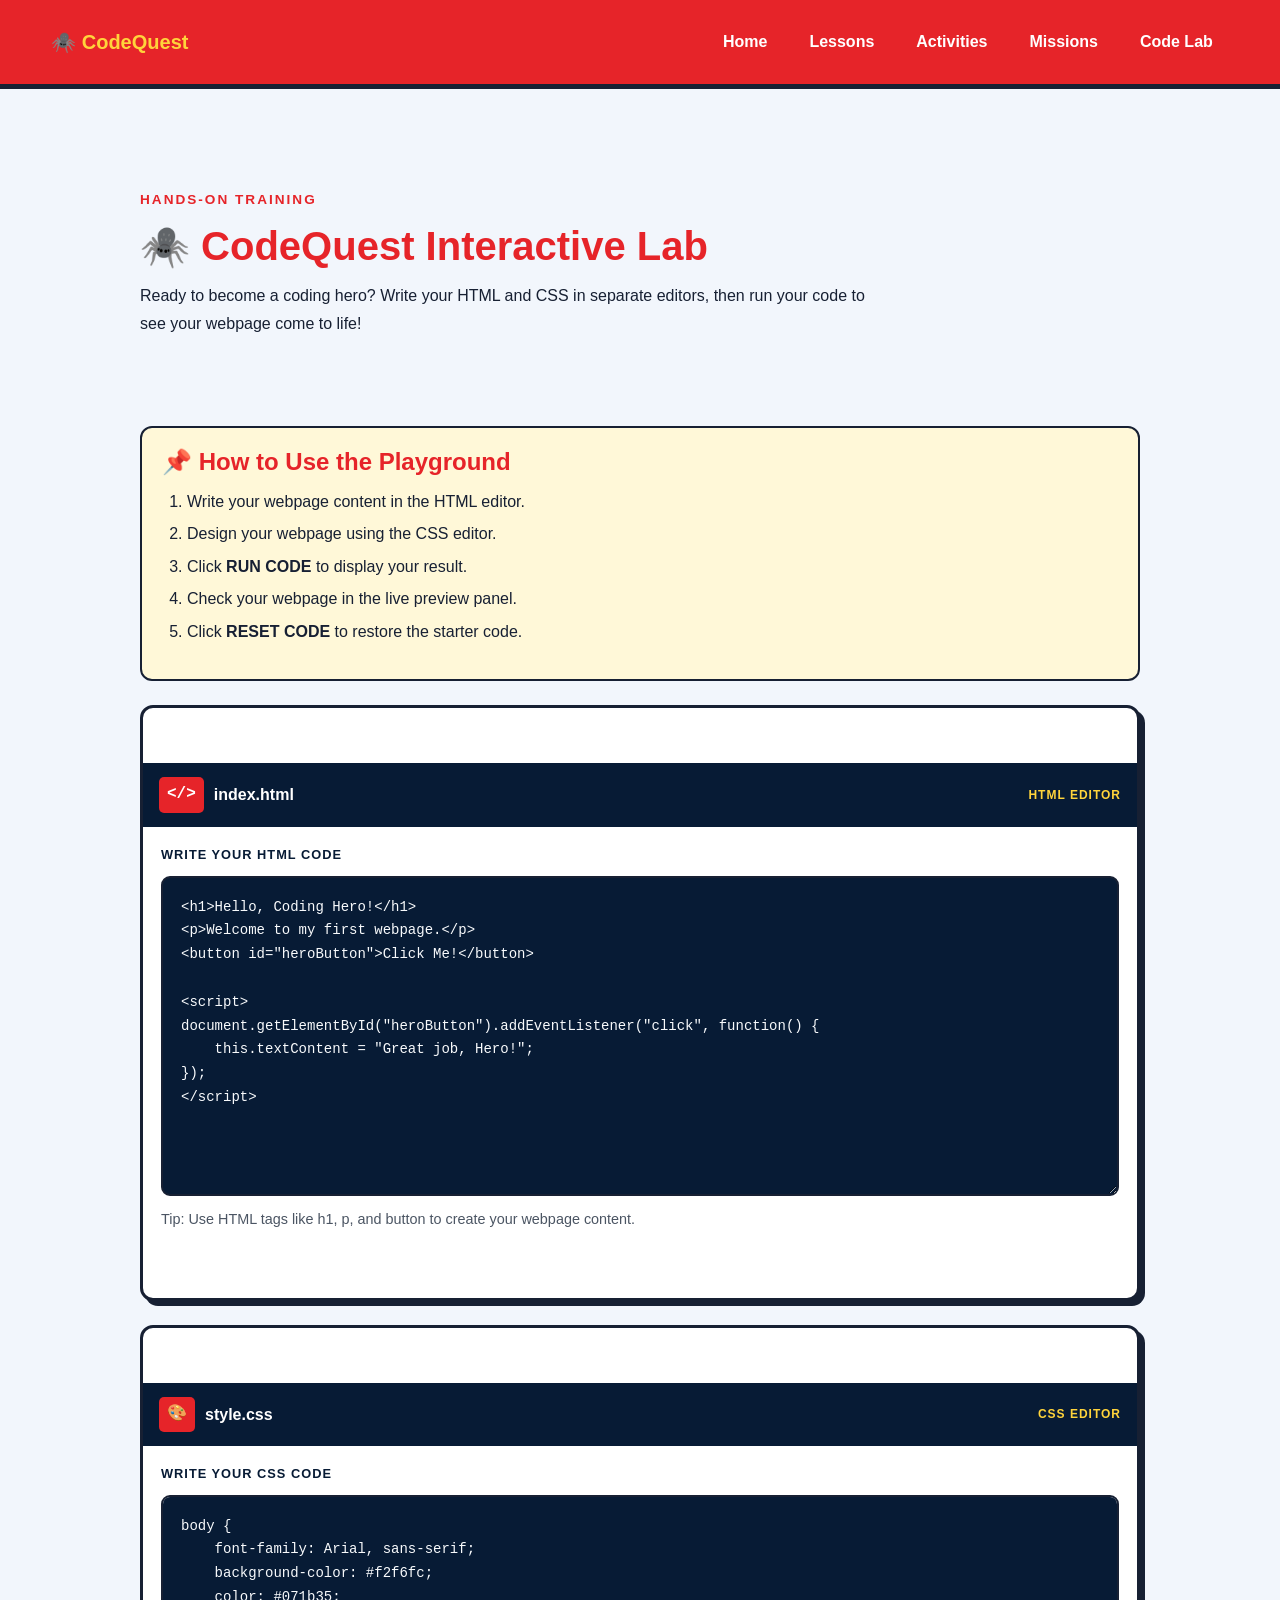
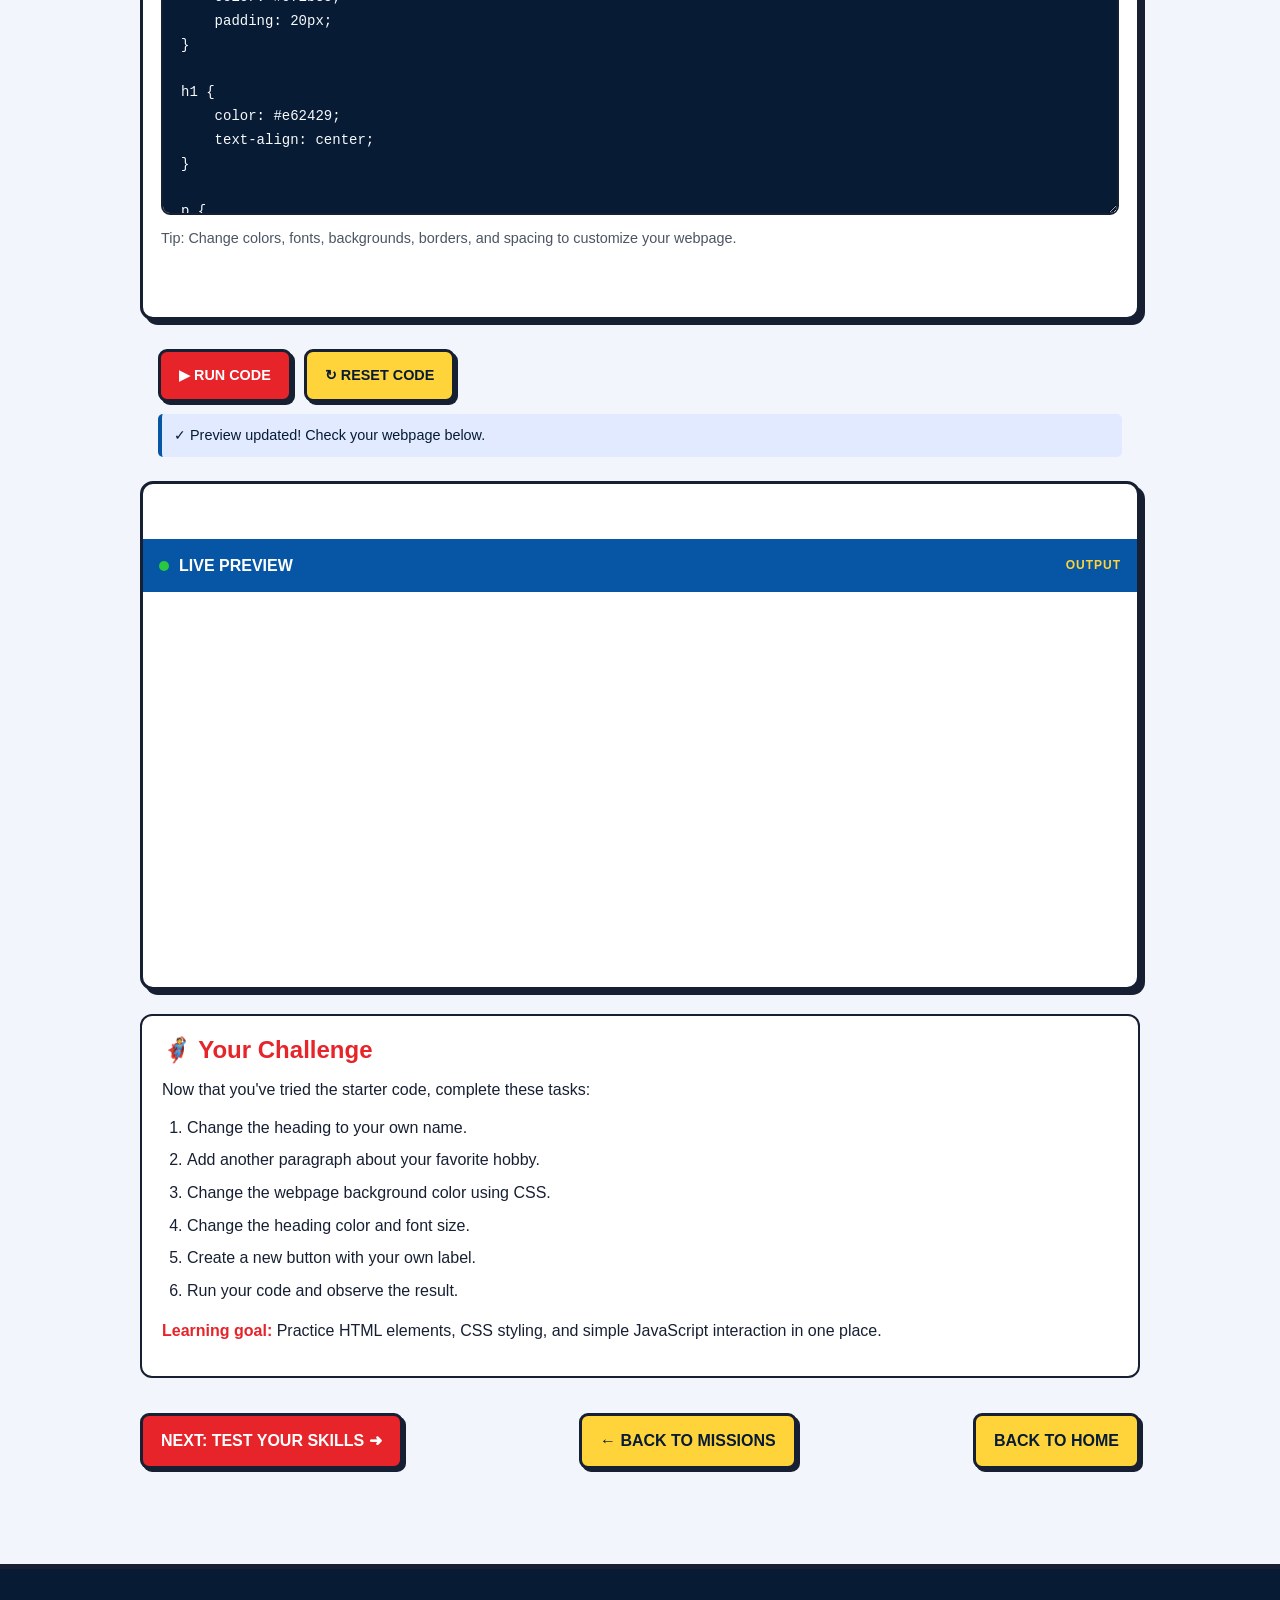
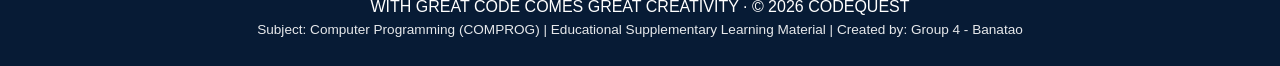
<file: playground.html>
<!DOCTYPE html>
<html lang="en">
<head>
    <meta charset="UTF-8">
    <meta name="viewport" content="width=device-width, initial-scale=1.0">

    <title>Interactive Code Lab | CodeQuest</title>

    <!-- EXISTING SHARED CSS -->
    <link rel="stylesheet" href="style.css">

    <!-- EXISTING SHARED JAVASCRIPT -->
    <script src="script.js" defer></script>
</head>

<body>

    <!-- NAVIGATION -->

    <header class="topbar">

        <a class="brand" href="index.html">🕷️ CodeQuest</a>

        <nav aria-label="Main navigation">
            <a href="index.html">Home</a>
            <a href="lessons.html">Lessons</a>
            <a href="activities.html">Activities</a>
            <a href="missions.html">Missions</a>
            <a href="playground.html" aria-current="page">Code Lab</a>
        </nav>

    </header>

    <!-- MAIN CONTENT -->

    <main class="page playground-section" id="codequest-lab">

        <!-- PAGE INTRODUCTION -->

        <section class="playground-page-heading">

            <p class="lesson-label">HANDS-ON TRAINING</p>

            <h1>🕷️ CodeQuest Interactive Lab</h1>

            <p>
                Ready to become a coding hero? Write your HTML and CSS
                in separate editors, then run your code to see your
                webpage come to life!
            </p>

        </section>

        <!-- PLAYGROUND INSTRUCTIONS -->

        <section class="playground-tips">

            <h2>📌 How to Use the Playground</h2>

            <ol>
                <li>Write your webpage content in the HTML editor.</li>
                <li>Design your webpage using the CSS editor.</li>
                <li>Click <strong>RUN CODE</strong> to display your result.</li>
                <li>Check your webpage in the live preview panel.</li>
                <li>Click <strong>RESET CODE</strong> to restore the starter code.</li>
            </ol>

        </section>

        <!-- HTML EDITOR -->

        <section class="playground-editor-panel">

            <div class="playground-toolbar">

                <span class="playground-file-icon">&lt;/&gt;</span>

                <strong>index.html</strong>

                <span class="playground-language">HTML EDITOR</span>

            </div>

            <label class="playground-label" for="playgroundEditor">
                WRITE YOUR HTML CODE
            </label>

            <textarea
                id="playgroundEditor"
                class="playground-textarea"
                spellcheck="false"
                autocapitalize="off"
                autocomplete="off"
                autocorrect="off"
                aria-label="HTML code editor"
            ><h1>Hello, Coding Hero!</h1>
<p>Welcome to my first webpage.</p>
<button id="heroButton">Click Me!</button>

<script>
document.getElementById("heroButton").addEventListener("click", function() {
    this.textContent = "Great job, Hero!";
});
</script></textarea>

            <p class="playground-help">
                Tip: Use HTML tags like h1, p, and button to create
                your webpage content.
            </p>

        </section>

        <!-- CSS EDITOR -->

        <section class="playground-editor-panel css-editor-panel">

            <div class="playground-toolbar">

                <span class="playground-file-icon">🎨</span>

                <strong>style.css</strong>

                <span class="playground-language">CSS EDITOR</span>

            </div>

            <label class="playground-label" for="playgroundCSS">
                WRITE YOUR CSS CODE
            </label>

            <textarea
                id="playgroundCSS"
                class="playground-textarea"
                spellcheck="false"
                autocapitalize="off"
                autocomplete="off"
                autocorrect="off"
                aria-label="CSS code editor"
            >body {
    font-family: Arial, sans-serif;
    background-color: #f2f6fc;
    color: #071b35;
    padding: 20px;
}

h1 {
    color: #e62429;
    text-align: center;
}

p {
    font-size: 18px;
    text-align: center;
}

button {
    display: block;
    margin: 20px auto;
    background-color: #0755a5;
    color: white;
    padding: 10px 18px;
    border: none;
    border-radius: 8px;
    cursor: pointer;
}

button:hover {
    background-color: #e62429;
}</textarea>

            <p class="playground-help">
                Tip: Change colors, fonts, backgrounds, borders, and
                spacing to customize your webpage.
            </p>

        </section>

        <!-- PLAYGROUND BUTTONS -->

        <div class="playground-buttons">

            <button
                id="runPlayground"
                class="button"
                type="button">
                ▶ RUN CODE
            </button>

            <button
                id="resetPlayground"
                class="button secondary"
                type="button">
                ↻ RESET CODE
            </button>

        </div>

        <p
            id="playgroundStatus"
            class="playground-status"
            role="status"
            aria-live="polite">
            Your HTML and CSS are ready!
        </p>

        <!-- LIVE PREVIEW -->

        <section class="playground-preview-panel">

            <div class="playground-toolbar preview-toolbar">

                <span class="preview-indicator"></span>

                <strong>LIVE PREVIEW</strong>

                <span class="toolbar-spacer"></span>

                <span class="playground-language">OUTPUT</span>

            </div>

            <iframe
                id="playgroundPreview"
                class="playground-preview"
                title="Live preview of your HTML and CSS code"
                sandbox="allow-scripts"
                referrerpolicy="no-referrer">
            </iframe>

        </section>

        <!-- STUDENT CHALLENGE -->

        <section class="playground-challenge">

            <h2>🦸 Your Challenge</h2>

            <p>
                Now that you've tried the starter code,
                complete these tasks:
            </p>

            <ol>
                <li>Change the heading to your own name.</li>
                <li>Add another paragraph about your favorite hobby.</li>
                <li>Change the webpage background color using CSS.</li>
                <li>Change the heading color and font size.</li>
                <li>Create a new button with your own label.</li>
                <li>Run your code and observe the result.</li>
            </ol>

            <p>
                <strong>Learning goal:</strong> Practice HTML elements,
                CSS styling, and simple JavaScript interaction in one place.
            </p>

        </section>

        <!-- PAGE NAVIGATION -->

        <div class="lesson-navigation">

            <a class="button" href="activities.html">
                NEXT: TEST YOUR SKILLS ➜
            </a>

            <a class="button secondary" href="missions.html">
                ← BACK TO MISSIONS
            </a>

            <a class="button secondary" href="index.html">
                BACK TO HOME
            </a>

        </div>

    </main>

    <!-- FOOTER -->

    <footer class="site-footer">

        <p>
            WITH GREAT CODE COMES GREAT CREATIVITY
            · © <span data-current-year></span> CODEQUEST
        </p>

        <p class="footer-details">
            Subject: Computer Programming (COMPROG) |
            Educational Supplementary Learning Material |
            Created by: Group 4 - Banatao
        </p>

    </footer>

</body>
</html>
</file>
<file: style.css>
/* =================================
   CODEQUEST - SPIDER-MAN THEME
   ================================= */

:root {
    --spidey-red: #e62429;
    --spidey-blue: #0755a5;
    --dark-blue: #071b35;
    --yellow: #ffd43b;
    --white: #ffffff;
    --light-bg: #f2f6fc;
    --text: #172033;
    --border: #172033;
    --shadow: 5px 5px 0 #172033;
}

* {
    margin: 0;
    padding: 0;
    box-sizing: border-box;
}

html {
    scroll-behavior: smooth;
}

body {
    font-family: "Trebuchet MS", Arial, sans-serif;
    background-color: var(--light-bg);
    color: var(--text);
    line-height: 1.6;
}

/* GENERAL STRUCTURE */

.container {
    width: min(1100px, 92%);
    margin: 0 auto;
}

section {
    padding: 55px 0;
}

h1,
h2,
h3 {
    line-height: 1.2;
    font-weight: 900;
}

h2 {
    margin-bottom: 20px;
}

p {
    margin-bottom: 12px;
}

a {
    color: inherit;
    text-decoration: none;
}

img {
    display: block;
    max-width: 100%;
}

/* HEADER */

header,
.site-header {
    background-color: var(--spidey-red);
    color: var(--white);
    border-bottom: 5px solid var(--border);
    padding: 18px 0;
}

.header-content,
.nav-container {
    width: min(1100px, 92%);
    margin: 0 auto;
    display: flex;
    justify-content: space-between;
    align-items: center;
    gap: 20px;
}

.logo,
.site-logo {
    font-size: 1.7rem;
    font-weight: 900;
    letter-spacing: 1px;
    color: var(--yellow);
    text-shadow: 2px 2px 0 var(--border);
}

nav {
    display: flex;
    align-items: center;
    flex-wrap: wrap;
    gap: 10px;
}

nav a {
    color: var(--white);
    font-weight: bold;
    padding: 9px 14px;
    border: 2px solid transparent;
    border-radius: 8px;
    transition: 0.2s ease;
}

nav a:hover,
nav a.active {
    background-color: var(--yellow);
    color: var(--dark-blue);
    border-color: var(--border);
    transform: translateY(-2px);
}

/* HERO SECTION */

.hero {
    position: relative;
    overflow: hidden;
    padding: 85px 0;
    background-color: var(--spidey-blue);
    color: var(--white);
    border-bottom: 5px solid var(--border);
    background-image:
        radial-gradient(
            circle,
            rgba(255, 255, 255, 0.14) 2px,
            transparent 3px
        );
    background-size: 24px 24px;
}

.hero-content {
    position: relative;
    z-index: 1;
    max-width: 760px;
    margin: 0 auto;
    text-align: center;
}

.hero h1 {
    font-size: clamp(2.5rem, 6vw, 4.5rem);
    color: var(--yellow);
    text-shadow: 4px 4px 0 var(--border);
    margin-bottom: 20px;
}

.hero p {
    font-size: 1.15rem;
    max-width: 650px;
    margin: 0 auto 25px;
}

.hero-label {
    display: inline-block;
    background-color: var(--yellow);
    color: var(--dark-blue);
    border: 3px solid var(--border);
    padding: 7px 15px;
    margin-bottom: 20px;
    font-weight: 900;
    transform: rotate(-2deg);
}

/* BUTTONS */

.btn,
button {
    display: inline-block;
    background-color: var(--spidey-red);
    color: var(--white);
    border: 3px solid var(--border);
    border-radius: 9px;
    padding: 12px 20px;
    font: inherit;
    font-weight: 900;
    cursor: pointer;
    box-shadow: 3px 3px 0 var(--border);
    transition: transform 0.2s, box-shadow 0.2s;
}

.btn:hover,
button:hover {
    transform: translate(2px, 2px);
    box-shadow: 1px 1px 0 var(--border);
}

.btn-secondary {
    background-color: var(--yellow);
    color: var(--dark-blue);
}

/* SECTION HEADINGS */

.section-heading {
    text-align: center;
    margin-bottom: 35px;
}

.section-heading h2 {
    display: inline-block;
    background-color: var(--yellow);
    border: 3px solid var(--border);
    box-shadow: var(--shadow);
    padding: 12px 20px;
    transform: rotate(-1deg);
}

/* CARDS AND GRID */

.card-grid,
.lessons-grid,
.activities-grid {
    display: grid;
    grid-template-columns: repeat(3, minmax(0, 1fr));
    gap: 24px;
}

.card,
.lesson-card,
.activity-card {
    background-color: var(--white);
    border: 3px solid var(--border);
    border-radius: 14px;
    padding: 25px;
    box-shadow: var(--shadow);
    transition: transform 0.2s ease;
}

.card:hover,
.lesson-card:hover,
.activity-card:hover {
    transform: translateY(-5px) rotate(-1deg);
}

.card h3,
.lesson-card h3,
.activity-card h3 {
    color: var(--spidey-red);
    margin-bottom: 12px;
}

.card-icon {
    font-size: 2.5rem;
    margin-bottom: 12px;
}

/* LESSON CONTENT */

.lesson-content,
.content-box {
    background-color: var(--white);
    border: 3px solid var(--border);
    border-radius: 12px;
    padding: 28px;
    margin: 25px 0;
    box-shadow: var(--shadow);
}

.lesson-content h2,
.lesson-content h3 {
    color: var(--spidey-blue);
    margin: 18px 0 12px;
}

ul,
ol {
    padding-left: 25px;
    margin-bottom: 15px;
}

li {
    margin-bottom: 7px;
}

/* CODE EXAMPLES */

pre {
    background-color: var(--dark-blue);
    color: #f8fafc;
    padding: 20px;
    border: 3px solid var(--border);
    border-radius: 10px;
    overflow-x: auto;
    margin: 15px 0;
}

code {
    font-family: Consolas, "Courier New", monospace;
}

p code,
li code {
    background-color: #e1eaff;
    color: #a31520;
    padding: 2px 5px;
    border-radius: 4px;
}

.copy-btn {
    margin: 8px 0 15px;
    background-color: var(--yellow);
    color: var(--dark-blue);
}

/* QUIZ / ACTIVITIES */

.quiz,
.activity-box {
    background-color: #fff8d8;
    border: 3px solid var(--border);
    border-radius: 14px;
    padding: 25px;
    margin: 25px 0;
    box-shadow: var(--shadow);
}

.quiz label {
    display: block;
    margin: 12px 0;
    cursor: pointer;
}

.quiz input {
    margin-right: 8px;
}

#result,
.quiz-result {
    margin-top: 18px;
    font-weight: 900;
}

/* FOOTER */

footer,
.site-footer {
    background-color: var(--dark-blue);
    color: var(--white);
    text-align: center;
    padding: 25px 15px;
    border-top: 5px solid var(--border);
}

footer p,
.site-footer p {
    margin: 0;
}

/* RESPONSIVE DESIGN */

@media (max-width: 800px) {
    .card-grid,
    .lessons-grid,
    .activities-grid {
        grid-template-columns: repeat(2, minmax(0, 1fr));
    }

    .header-content,
    .nav-container {
        flex-direction: column;
        text-align: center;
    }

    nav {
        justify-content: center;
    }

    .hero {
        padding: 60px 0;
    }
}

@media (max-width: 550px) {
    .card-grid,
    .lessons-grid,
    .activities-grid {
        grid-template-columns: 1fr;
    }

    section {
        padding: 38px 0;
    }

    .hero h1 {
        font-size: 2.4rem;
    }

    .lesson-content,
    .content-box,
    .card,
    .lesson-card,
    .activity-card {
        padding: 18px;
    }

    nav {
        gap: 5px;
    }

    nav a {
        padding: 7px 10px;
    }
}


/* =================================
   CODEQUEST - ADDITIONAL PAGE STYLES
   APPEND TO THE END OF style.css
   ================================= */

/* LESSONS AND ACTIVITIES PAGE */

.page {
    width: min(1000px, 92%);
    margin: 0 auto;
    padding: 45px 0 60px;
}

.eyebrow,
.lesson-label {
    color: var(--spidey-red);
    font-weight: 900;
    letter-spacing: 2px;
    font-size: 0.85rem;
    margin-bottom: 12px;
}

.page-title {
    font-size: clamp(2rem, 5vw, 3.6rem);
    color: var(--dark-blue);
    margin-bottom: 16px;
}

.page-title span {
    color: var(--spidey-red);
}

.intro {
    font-size: 1.1rem;
    max-width: 750px;
    margin-bottom: 30px;
}

/* CONSISTENT NAVIGATION */

.topbar {
    display: flex;
    justify-content: space-between;
    align-items: center;
    gap: 20px;
    padding: 18px 4%;
}

.brand {
    display: flex;
    align-items: center;
    gap: 12px;
    font-size: 1.25rem;
    font-weight: 900;
    color: var(--yellow);
}

.brand small {
    display: block;
    color: var(--white);
    font-size: 0.65rem;
    letter-spacing: 1.5px;
}

.brand-mark {
    font-size: 1.8rem;
    background: var(--dark-blue);
    border: 2px solid var(--white);
    border-radius: 8px;
    padding: 5px 10px;
}

nav a.selected {
    background-color: var(--yellow);
    color: var(--dark-blue);
    border-color: var(--border);
}

/* LESSON CARDS */

.lesson {
    background: var(--white);
    border: 3px solid var(--border);
    border-radius: 14px;
    padding: 28px;
    margin: 28px 0;
    box-shadow: var(--shadow);
}

.lesson h2 {
    color: var(--spidey-blue);
    margin: 8px 0 16px;
}

.lesson h3 {
    color: var(--spidey-red);
    margin: 22px 0 12px;
}

.lesson-label {
    margin-bottom: 8px;
}

.lesson-navigation {
    display: flex;
    flex-wrap: wrap;
    justify-content: space-between;
    gap: 15px;
    margin: 35px 0;
}

.button {
    display: inline-block;
    background-color: var(--spidey-red);
    color: var(--white);
    border: 3px solid var(--border);
    border-radius: 9px;
    padding: 12px 18px;
    font-weight: 900;
    text-align: center;
    box-shadow: 3px 3px 0 var(--border);
    transition: transform 0.2s, box-shadow 0.2s;
}

.button:hover {
    transform: translate(2px, 2px);
    box-shadow: 1px 1px 0 var(--border);
}

.button.secondary {
    background-color: var(--yellow);
    color: var(--dark-blue);
}

/* CODE EXAMPLE TOOLBARS */

.code-card {
    margin: 20px 0;
    overflow: hidden;
    border: 3px solid var(--border);
    border-radius: 12px;
    background: var(--dark-blue);
}

.code-toolbar {
    display: flex;
    align-items: center;
    flex-wrap: wrap;
    gap: 8px;
    padding: 12px;
    background: #102b4c;
    color: var(--white);
}

.code-toolbar strong {
    margin-left: 8px;
}

.toolbar-spacer {
    flex: 1;
}

.dot {
    width: 11px;
    height: 11px;
    display: inline-block;
    border-radius: 50%;
}

.dot.red {
    background: #ff5f57;
}

.dot.yellow {
    background: #febc2e;
}

.dot.green {
    background: #28c840;
}

.code-toolbar .copy-btn {
    margin: 0;
    padding: 7px 10px;
    font-size: 0.75rem;
}

.code-card pre {
    margin: 0;
    border: 0;
    border-radius: 0;
}

/* QUIZ */

.quiz fieldset {
    min-width: 0;
    border: 2px solid var(--border);
    border-radius: 10px;
    padding: 20px;
    margin: 20px 0;
    background: var(--white);
}

.quiz legend {
    font-weight: 900;
    padding: 0 8px;
    color: var(--spidey-blue);
}

.quiz label {
    padding: 7px 0;
}

.quiz input[type="radio"],
.self-check input[type="checkbox"] {
    accent-color: var(--spidey-red);
}

.quiz-buttons {
    display: flex;
    flex-wrap: wrap;
    gap: 15px;
    margin-top: 25px;
}

.feedback {
    margin-top: 22px;
    padding: 15px;
    border-radius: 8px;
    font-weight: 900;
    overflow-wrap: anywhere;
}

.feedback:empty {
    display: none;
}

.feedback:not(:empty) {
    background: var(--white);
    border: 2px solid var(--spidey-blue);
}

/* EDUCATIONAL IMAGES */

.educational-image {
    margin: 0 0 25px;
}

.educational-image img {
    width: 100%;
    max-height: 360px;
    object-fit: cover;
    border: 3px solid var(--border);
    border-radius: 12px;
}

.educational-image figcaption {
    font-size: 0.9rem;
    color: #4b5563;
    text-align: center;
    margin-top: 8px;
}

/* CHECKLIST */

.self-check {
    list-style: none;
    padding-left: 0;
}

.self-check li {
    margin: 12px 0;
}

.self-check label {
    display: flex;
    align-items: flex-start;
    gap: 10px;
    cursor: pointer;
}

.self-check input {
    margin-top: 6px;
    flex-shrink: 0;
}

/* GENERAL ACCESSIBILITY AND SMALL SCREENS */

a:focus-visible,
button:focus-visible,
input:focus-visible {
    outline: 3px solid var(--spidey-blue);
    outline-offset: 3px;
}

@media (max-width: 800px) {
    .topbar {
        flex-direction: column;
        text-align: center;
    }

    .brand {
        justify-content: center;
    }

    .lesson-navigation {
        flex-direction: column;
    }

    .button {
        width: 100%;
    }
}

@media (max-width: 550px) {
    .page {
        padding-top: 30px;
    }

    .lesson {
        padding: 18px;
    }

    .code-toolbar {
        gap: 6px;
    }

    .quiz-buttons {
        flex-direction: column;
    }

    .quiz-buttons button {
        width: 100%;
    }
}


.footer-details {
    margin: 10px 0 0;
    font-size: 0.85rem;
    opacity: 0.9;
}


/* =================================
   CODEQUEST INTERACTIVE PLAYGROUND
   ADD TO THE END OF style.css
   ================================= */

.playground-section {
    overflow-wrap: anywhere;
}

.playground-tips,
.playground-challenge {
    background-color: #fff8d8;
    border: 2px solid var(--border);
    border-radius: 12px;
    padding: 20px;
    margin: 22px 0;
}

.playground-tips h3,
.playground-challenge h3 {
    color: var(--spidey-red);
    margin-bottom: 12px;
}

.playground-editor-panel,
.playground-preview-panel {
    overflow: hidden;
    background-color: var(--white);
    border: 3px solid var(--border);
    border-radius: 13px;
    margin: 24px 0;
    box-shadow: var(--shadow);
}

.playground-toolbar {
    display: flex;
    align-items: center;
    flex-wrap: wrap;
    gap: 10px;
    padding: 14px 16px;
    background-color: var(--dark-blue);
    color: var(--white);
}

.playground-file-icon {
    display: inline-flex;
    align-items: center;
    justify-content: center;
    background-color: var(--spidey-red);
    color: var(--white);
    font-family: Consolas, monospace;
    font-weight: 900;
    padding: 5px 8px;
    border-radius: 5px;
}

.playground-language {
    margin-left: auto;
    color: var(--yellow);
    font-size: 0.75rem;
    font-weight: 900;
    letter-spacing: 1px;
}

.playground-label {
    display: block;
    margin: 18px 18px 10px;
    color: var(--dark-blue);
    font-size: 0.8rem;
    font-weight: 900;
    letter-spacing: 1px;
}

.playground-textarea {
    display: block;
    width: calc(100% - 36px);
    min-height: 320px;
    margin: 0 18px;
    padding: 18px;
    resize: vertical;
    background-color: #071b35;
    color: #f8fafc;
    border: 2px solid #172033;
    border-radius: 9px;
    font-family: Consolas, "Courier New", monospace;
    font-size: 14px;
    line-height: 1.7;
    tab-size: 4;
    white-space: pre;
    overflow: auto;
}

.playground-textarea:focus {
    outline: 3px solid var(--spidey-blue);
    outline-offset: 3px;
}

.playground-help {
    margin: 12px 18px;
    font-size: 0.9rem;
    color: #4b5563;
}

.playground-buttons {
    display: flex;
    flex-wrap: wrap;
    gap: 12px;
    padding: 5px 18px 12px;
}

.playground-buttons .button {
    cursor: pointer;
    font-family: inherit;
    font-size: 0.9rem;
}

.playground-status {
    margin: 0 18px 18px;
    padding: 10px 12px;
    background-color: #e1eaff;
    color: var(--dark-blue);
    border-left: 4px solid var(--spidey-blue);
    border-radius: 5px;
    font-size: 0.9rem;
    overflow-wrap: anywhere;
}

.playground-status:empty {
    display: none;
}

.preview-toolbar {
    background-color: var(--spidey-blue);
}

.preview-indicator {
    width: 10px;
    height: 10px;
    background-color: #28c840;
    border-radius: 50%;
}

.playground-preview {
    display: block;
    width: 100%;
    height: 340px;
    border: 0;
    background-color: var(--white);
}

.playground-challenge {
    background-color: var(--white);
}

.playground-challenge strong {
    color: var(--spidey-red);
}

/* PLAYGROUND RESPONSIVE DESIGN */

@media (max-width: 550px) {
    .playground-tips,
    .playground-challenge {
        padding: 16px;
    }

    .playground-textarea {
        width: calc(100% - 24px);
        min-height: 280px;
        margin: 0 12px;
        padding: 12px;
        font-size: 12px;
    }

    .playground-label {
        margin-left: 12px;
        margin-right: 12px;
    }

    .playground-help {
        margin-left: 12px;
        margin-right: 12px;
    }

    .playground-buttons {
        padding-left: 12px;
        padding-right: 12px;
        flex-direction: column;
    }

    .playground-buttons .button {
        width: 100%;
    }

    .playground-status {
        margin-left: 12px;
        margin-right: 12px;
    }

    .playground-preview {
        height: 300px;
    }
}


/* ==========================================
   CODEQUEST HERO MISSION BOARD
   ADD TO THE END OF style.css
   ========================================== */

.hero-mission-board {
    overflow: hidden;
    padding-top: 28px;
}

/* COMIC-BOOK HEADER */

.mission-board-heading {
    position: relative;
    text-align: center;
    background-color: var(--spidey-red);
    color: #ffffff;
    padding: 30px 18px;
    margin: 18px 0 24px;
    border: 4px solid var(--dark-blue);
    border-radius: 12px;
    box-shadow: 6px 6px 0 var(--dark-blue);
    overflow: hidden;
}

.mission-board-heading::after {
    content: "POW!";
    position: absolute;
    right: 12px;
    bottom: 5px;
    color: var(--yellow);
    font-size: clamp(1.5rem, 5vw, 3rem);
    font-weight: 1000;
    font-style: italic;
    transform: rotate(-12deg);
    opacity: 0.25;
    pointer-events: none;
}

.mission-spider-icon {
    display: block;
    font-size: 2.5rem;
    margin-bottom: 8px;
}

.mission-board-heading h2 {
    color: #ffffff;
    font-size: clamp(1.35rem, 4vw, 2.1rem);
    font-weight: 1000;
    letter-spacing: 1px;
    text-shadow: 3px 3px 0 var(--dark-blue);
    margin: 0 0 10px;
}

.mission-board-heading p {
    color: #ffffff;
    margin: 0;
    font-weight: 600;
}

/* PLAYER STATS */

.mission-stats {
    display: grid;
    grid-template-columns: repeat(2, minmax(0, 1fr));
    gap: 16px;
    margin: 24px 0;
}

.mission-stat {
    display: flex;
    flex-direction: column;
    align-items: center;
    justify-content: center;
    text-align: center;
    gap: 5px;
    min-width: 0;
    padding: 18px 10px;
    background-color: #ffffff;
    border: 3px solid var(--dark-blue);
    border-radius: 10px;
    box-shadow: 4px 4px 0 var(--spidey-blue);
}

.mission-stat:nth-child(2) {
    background-color: var(--yellow);
    box-shadow: 4px 4px 0 var(--spidey-red);
}

.mission-stat-icon {
    font-size: 1.7rem;
}

.mission-stat-number {
    color: var(--spidey-red);
    font-size: clamp(1.5rem, 4vw, 2rem);
    font-weight: 1000;
}

.mission-stat-label {
    color: var(--dark-blue);
    font-size: 0.7rem;
    font-weight: 900;
    letter-spacing: 0.5px;
    overflow-wrap: anywhere;
}

/* PROGRESS BAR */

.mission-progress-area {
    margin: 28px 0;
    padding: 18px;
    background-color: #ffffff;
    border: 2px solid var(--dark-blue);
    border-radius: 10px;
}

.mission-progress-text {
    display: flex;
    justify-content: space-between;
    align-items: center;
    flex-wrap: wrap;
    gap: 8px;
    margin-bottom: 12px;
    color: var(--dark-blue);
    font-size: 0.85rem;
}

#missionProgressText {
    color: var(--spidey-red);
    font-weight: 900;
}

.mission-progress-track {
    width: 100%;
    height: 18px;
    overflow: hidden;
    background-color: #e5e7eb;
    border: 2px solid var(--dark-blue);
    border-radius: 20px;
}

.mission-progress-fill {
    width: 0%;
    height: 100%;
    background-color: var(--spidey-red);
    background-image: repeating-linear-gradient(
        135deg,
        transparent,
        transparent 8px,
        rgba(255, 255, 255, 0.25) 8px,
        rgba(255, 255, 255, 0.25) 16px
    );
    border-radius: 20px;
    transition: width 0.45s ease;
}

/* MISSION CARD GRID */

.mission-grid {
    display: grid;
    grid-template-columns: repeat(2, minmax(0, 1fr));
    gap: 20px;
    margin: 28px 0;
}

.mission-card {
    display: flex;
    flex-direction: column;
    align-items: flex-start;
    min-width: 0;
    padding: 20px;
    background-color: #ffffff;
    border: 3px solid var(--dark-blue);
    border-radius: 12px;
    box-shadow: 5px 5px 0 var(--spidey-blue);
    transition:
        transform 0.2s ease,
        box-shadow 0.2s ease,
        border-color 0.2s ease;
}

.mission-card:hover {
    transform: translateY(-4px);
    box-shadow: 7px 9px 0 var(--spidey-blue);
}

.mission-card-top {
    display: flex;
    align-items: center;
    justify-content: space-between;
    flex-wrap: wrap;
    gap: 8px;
    width: 100%;
    margin-bottom: 16px;
}

.mission-number {
    display: inline-flex;
    align-items: center;
    justify-content: center;
    min-width: 42px;
    min-height: 42px;
    padding: 6px;
    background-color: var(--spidey-red);
    color: #ffffff;
    border: 2px solid var(--dark-blue);
    border-radius: 8px;
    font-size: 1.1rem;
    font-weight: 1000;
    box-shadow: 2px 2px 0 var(--dark-blue);
}

.mission-status {
    display: inline-block;
    padding: 5px 8px;
    background-color: #e5e7eb;
    color: var(--dark-blue);
    border-radius: 5px;
    font-size: 0.65rem;
    font-weight: 900;
    text-align: center;
}

.mission-emoji {
    font-size: 2.2rem;
    margin-bottom: 10px;
}

.mission-card h3 {
    color: var(--spidey-red);
    font-size: 1.15rem;
    font-weight: 1000;
    margin: 0 0 10px;
    overflow-wrap: anywhere;
}

.mission-description {
    color: var(--text);
    font-size: 0.92rem;
    line-height: 1.65;
    margin: 0 0 16px;
}

.mission-reward {
    width: 100%;
    margin-top: auto;
    margin-bottom: 14px;
    padding: 10px;
    background-color: #fff4b8;
    color: var(--dark-blue);
    border: 2px dashed #e0a800;
    border-radius: 7px;
    font-size: 0.82rem;
    font-weight: 900;
    text-align: center;
}

.mission-learn-link {
    display: block;
    width: 100%;
    margin-bottom: 12px;
    padding: 10px;
    background-color: var(--spidey-blue);
    color: #ffffff;
    border: 2px solid var(--dark-blue);
    border-radius: 7px;
    text-align: center;
    text-decoration: none;
    font-size: 0.78rem;
    font-weight: 900;
    transition: background-color 0.2s ease;
}

.mission-learn-link:hover {
    background-color: var(--dark-blue);
    color: #ffffff;
}

.mission-complete-button {
    width: 100%;
    padding: 12px 10px;
    background-color: var(--spidey-red);
    color: #ffffff;
    border: 2px solid var(--dark-blue);
    border-radius: 7px;
    font-family: inherit;
    font-size: 0.78rem;
    font-weight: 900;
    cursor: pointer;
    transition:
        transform 0.2s ease,
        background-color 0.2s ease;
}

.mission-complete-button:hover:not(:disabled) {
    background-color: #bd1720;
    transform: translateY(-2px);
}

.mission-complete-button:focus-visible,
.mission-learn-link:focus-visible,
.mission-reset-button:focus-visible {
    outline: 3px solid var(--spidey-blue);
    outline-offset: 3px;
}

/* COMPLETED MISSION */

.mission-card.is-complete {
    background-color: #f0fff4;
    border-color: #15803d;
    box-shadow: 5px 5px 0 #15803d;
}

.mission-card.is-complete .mission-number {
    background-color: #15803d;
}

.mission-card.is-complete .mission-status {
    background-color: #dcfce7;
    color: #166534;
}

.mission-card.is-complete .mission-complete-button {
    background-color: #15803d;
    border-color: #166534;
    cursor: default;
}

.mission-complete-button:disabled {
    opacity: 1;
}

/* FINAL MISSION */

.mission-final {
    background-color: #fff8d8;
    border-color: var(--spidey-red);
    box-shadow: 5px 5px 0 var(--spidey-red);
}

.mission-final .mission-number {
    background-color: var(--yellow);
    color: var(--dark-blue);
}

.mission-final .mission-reward {
    background-color: #ffffff;
}

/* COMPLETION MESSAGE */

.mission-completion-message {
    display: flex;
    align-items: center;
    gap: 14px;
    margin: 26px 0 18px;
    padding: 18px;
    background-color: #eaf2ff;
    border: 3px solid var(--spidey-blue);
    border-radius: 10px;
}

.completion-icon {
    flex-shrink: 0;
    font-size: 2rem;
}

.mission-completion-message h3 {
    color: var(--spidey-red);
    font-size: 1rem;
    margin: 0 0 6px;
}

.mission-completion-message p {
    color: var(--dark-blue);
    font-size: 0.9rem;
    margin: 0;
    line-height: 1.5;
}

.mission-completion-message.all-missions-complete {
    background-color: #fff4b8;
    border-color: var(--spidey-red);
    animation: missionPop 0.4s ease;
}

@keyframes missionPop {
    0% {
        transform: scale(0.97);
    }

    60% {
        transform: scale(1.02);
    }

    100% {
        transform: scale(1);
    }
}

/* RESET PROGRESS BUTTON */

.mission-reset-button {
    display: block;
    width: 100%;
    padding: 12px;
    background-color: var(--dark-blue);
    color: #ffffff;
    border: 2px solid var(--dark-blue);
    border-radius: 7px;
    font-family: inherit;
    font-size: 0.85rem;
    font-weight: 900;
    cursor: pointer;
    transition: background-color 0.2s ease;
}

.mission-reset-button:hover {
    background-color: var(--spidey-blue);
}

/* RESPONSIVE DESIGN */

@media (max-width: 650px) {
    .mission-grid {
        grid-template-columns: 1fr;
        gap: 18px;
    }

    .mission-card {
        padding: 18px;
    }

    .mission-board-heading {
        padding: 24px 14px;
    }

    .mission-progress-area {
        padding: 14px;
    }
}

@media (max-width: 380px) {
    .mission-stats {
        gap: 10px;
    }

    .mission-stat {
        padding: 14px 6px;
    }

    .mission-stat-label {
        font-size: 0.62rem;
    }

    .mission-progress-text {
        flex-direction: column;
        align-items: flex-start;
    }
}

@media (prefers-reduced-motion: reduce) {
    .mission-card,
    .mission-progress-fill,
    .mission-completion-message {
        transition: none;
        animation: none;
    }
}

---------------


/* CODEQUEST INTERACTIVE LAB PAGE HEADING */

.playground-page-heading {
    margin: 20px 0 28px;
}

.playground-page-heading h1 {
    color: var(--spidey-red);
    font-size: clamp(1.7rem, 4vw, 2.5rem);
    line-height: 1.2;
    margin: 12px 0;
}

.playground-page-heading > p:last-child {
    line-height: 1.7;
    max-width: 750px;
}

.playground-section .playground-tips h2,
.playground-section .playground-challenge h2 {
    color: var(--spidey-red);
    margin-bottom: 12px;
}
</file>
